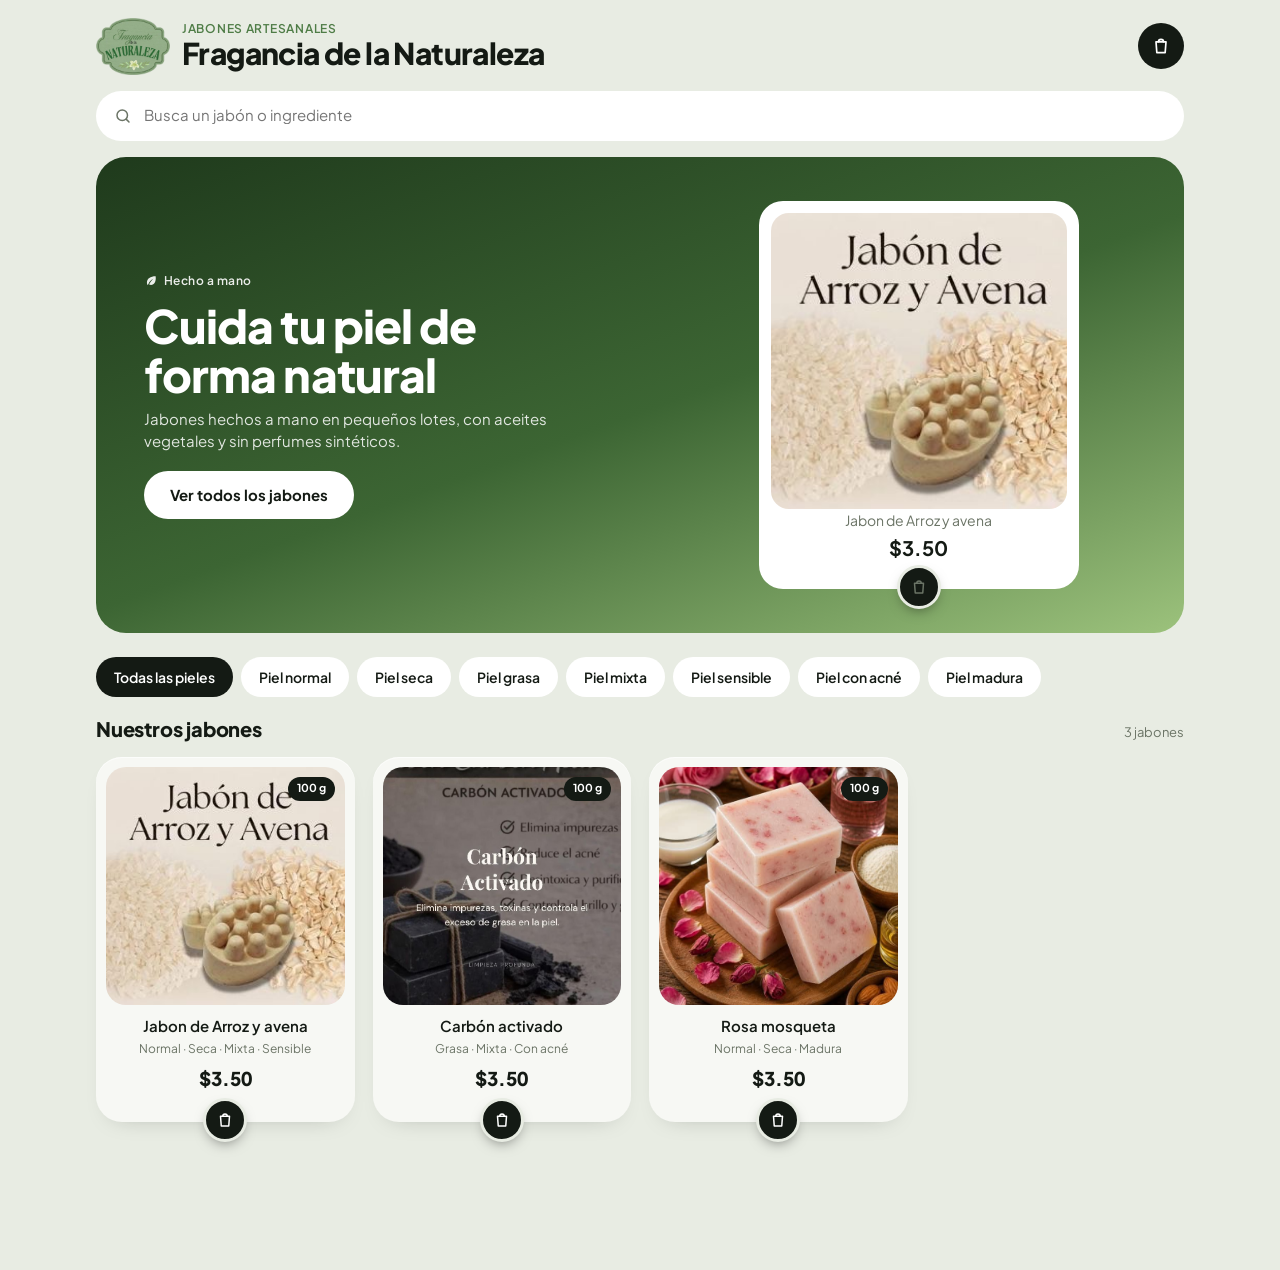
<file: index.html>
<!doctype html>
<html lang="es">
<head>
<meta charset="utf-8">
<meta name="viewport" content="width=device-width,initial-scale=1,viewport-fit=cover">
<meta name="theme-color" content="#1f3a1c">
<title>Fragancia de la Naturaleza</title>
<meta name="description" content="Catálogo de jabones artesanales. Elige tus jabones y haz tu pedido por WhatsApp.">
<link rel="icon" href="icono-192.png">
<link rel="preconnect" href="https://fonts.googleapis.com">
<link rel="preconnect" href="https://fonts.gstatic.com" crossorigin>
<link rel="stylesheet" href="https://fonts.googleapis.com/css2?family=Plus+Jakarta+Sans:wght@400;500;600;700;800&family=Young+Serif&display=swap">
<link rel="stylesheet" href="estilos.css">
<link rel="stylesheet" href="tienda.css">
</head>
<body class="tienda">
<div id="tienda"><p class="cargando">Cargando catálogo…</p></div>
<dialog id="dlg"></dialog>
<div id="toast" class="toast" hidden></div>

<script src="comun.js"></script>
<script>
let D = {config:{}, productos:[]};
let filtroPiel = '', textoBusqueda = '';
let carrito = leerLocal('jab_carrito', {});
const prod = id => D.productos.find(p => p.id === id);
const visibles = () => D.productos.filter(p => p.visible !== false);
const ICONO = {
  bolsa:'<svg viewBox="0 0 24 24" fill="none" stroke="currentColor" stroke-width="2" stroke-linecap="round" stroke-linejoin="round" aria-hidden="true"><path d="M6 7h12l-1 13H7z"/><path d="M9 7a3 3 0 0 1 6 0"/></svg>',
  buscar:'<svg viewBox="0 0 24 24" fill="none" stroke="currentColor" stroke-width="2" stroke-linecap="round" aria-hidden="true"><circle cx="11" cy="11" r="7"/><path d="M20 20l-3.5-3.5"/></svg>',
  atras:'<svg viewBox="0 0 24 24" fill="none" stroke="currentColor" stroke-width="2" stroke-linecap="round" stroke-linejoin="round" aria-hidden="true"><path d="M15 5l-7 7 7 7"/></svg>',
  hoja:'<svg viewBox="0 0 24 24" width="14" height="14" fill="currentColor" aria-hidden="true"><path d="M20 4c-9 0-15 4-15 11 0 1.6.4 3 1 4l1.4-1.4C9 13 12 10 16 8c-3 3-5.6 6-7.3 10.2C10 18.7 11 19 12 19c6 0 9-6 8-15z"/></svg>',
};

async function cargar() {
  try {
    const r = await fetch('catalogo.json?v=' + Date.now(), {cache:'no-store'});
    if (!r.ok) throw new Error(r.status);
    D = await r.json();
    MONEDA = D.config.moneda || '$';
    if (D.config.nombre) document.title = D.config.nombre;
    renderTienda();
  } catch {
    $('#tienda').innerHTML = '<div class="t-wrap"><div class="t-vacio" style="margin-top:40px"><b>No se pudo cargar el catálogo</b>Revisa tu conexión y recarga la página.</div></div>';
  }
}
const cantidadCarrito = () => itemsCarrito().reduce((s, x) => s + x.n, 0);
/* Jabón destacado del banner: el primero disponible con foto, o el primero disponible */
function destacado() {
  const disp = visibles().filter(p => !p.agotado);
  return disp.find(p => p.foto && !p.ejemplo) || disp.find(p => !p.ejemplo) || disp[0];
}
function renderTienda() {
  const c = D.config, todos = visibles(), dest = destacado();
  const usadas = Object.keys(PIELES).filter(k => todos.some(p => (p.pieles || []).includes(k)));
  const q = textoBusqueda.toLowerCase();
  const lista = todos.filter(p => (!filtroPiel || (p.pieles || []).includes(filtroPiel)) &&
    (!q || (p.nombre + ' ' + p.descripcion + ' ' + p.ingredientes).toLowerCase().includes(q)));
  const n = cantidadCarrito();
  $('#tienda').innerHTML = `
    <header class="t-wrap t-top">
      <img class="logo" src="logo.png" alt="" width="440" height="337">
      <h1><small>Jabones artesanales</small>${esc(c.nombre || 'Catálogo')}</h1>
      <button class="t-circulo" id="t-bolsa" aria-label="Ver mi pedido">${ICONO.bolsa}${n ? `<span class="t-cuenta">${n}</span>` : ''}</button>
    </header>
    <div class="t-wrap">
      <label class="t-buscar">${ICONO.buscar}<input id="buscar" type="search" placeholder="Busca un jabón o ingrediente" value="${esc(textoBusqueda)}" aria-label="Buscar"></label>
      ${dest && !q && !filtroPiel ? `<section class="t-hero">
        <div>
          <span class="etiqueta">${ICONO.hoja} Hecho a mano</span>
          <h2>Cuida tu piel de forma natural</h2>
          ${c.slogan ? `<p>${esc(c.slogan)}</p>` : ''}
          <div class="t-acciones"><a class="t-pastilla-blanca" href="#productos">Ver todos los jabones</a></div>
        </div>
        <button class="t-destacado" data-ver="${dest.id}" aria-label="Ver ${esc(dest.nombre)}">
          <div class="t-img">${fotoHTML(dest)}</div>
          <span>${esc(dest.nombre)}</span><b>${din(dest.precio)}</b>
          <span class="t-boton-redondo" aria-hidden="true">${ICONO.bolsa}</span>
        </button>
      </section>` : ''}
      ${usadas.length ? `<div class="t-chips" role="group" aria-label="Filtrar por tipo de piel">
        <button class="t-chip" data-piel="" aria-pressed="${!filtroPiel}">Todas las pieles</button>
        ${usadas.map(k => `<button class="t-chip" data-piel="${k}" aria-pressed="${filtroPiel === k}">Piel ${PIELES[k].toLowerCase()}</button>`).join('')}
      </div>` : ''}
      <div class="t-seccion-titulo" id="productos"><h3>${filtroPiel ? 'Para piel ' + PIELES[filtroPiel].toLowerCase() : q ? 'Resultados' : 'Nuestros jabones'}</h3><span>${lista.length} ${lista.length === 1 ? 'jabón' : 'jabones'}</span></div>
      <div class="t-rejilla">
        ${lista.map(tarjeta).join('') || `<div class="t-vacio">${todos.length
          ? '<b>Ningún jabón coincide</b>Prueba con otro tipo de piel o borra la búsqueda.'
          : '<b>El catálogo se está preparando</b>Muy pronto verás aquí los jabones disponibles.'}</div>`}
      </div>
    </div>
    ${barraPedido()}`;
  $$('[data-piel]').forEach(b => b.onclick = () => { filtroPiel = b.dataset.piel; renderTienda(); });
  const bus = $('#buscar');
  if (bus) bus.oninput = () => { textoBusqueda = bus.value; const pos = bus.selectionStart; renderTienda(); const nb = $('#buscar'); nb.focus(); nb.setSelectionRange(pos, pos); };
  $$('[data-ver]').forEach(b => b.onclick = () => verDetalle(b.dataset.ver));
  $$('[data-mas]').forEach(b => b.onclick = e => { e.stopPropagation(); cambiarCarrito(b.dataset.mas, 1); });
  $$('[data-menos]').forEach(b => b.onclick = e => { e.stopPropagation(); cambiarCarrito(b.dataset.menos, -1); });
  $('#t-bolsa').onclick = () => itemsCarrito().length ? verPedido() : toast('Tu pedido está vacío. Agrega un jabón.');
  const bp = $('#ver-pedido'); if (bp) bp.onclick = verPedido;
}
const pielesTexto = p => (p.pieles || []).map(k => PIELES[k] || k).join(' · ');
function selloDe(p) {
  return p.agotado ? '<span class="t-sello agotado">Agotado</span>' : p.ejemplo ? '<span class="t-sello ej">Ejemplo</span>' : p.peso ? `<span class="t-sello">${esc(p.peso)} g</span>` : '';
}
function contador(p, claro) {
  const n = carrito[p.id] || 0;
  return `<div class="t-contador${claro ? ' claro' : ''}"><button data-menos="${p.id}" aria-label="Quitar uno">−</button><span>${n}</span><button data-mas="${p.id}" aria-label="Agregar uno">+</button></div>`;
}
function tarjeta(p) {
  const n = carrito[p.id] || 0;
  return `<article class="t-card">
    <button class="t-abrir" data-ver="${p.id}" aria-label="Ver detalles de ${esc(p.nombre)}">
      <div class="t-img">${fotoHTML(p)}${selloDe(p)}</div>
      <h4>${esc(p.nombre)}</h4>
      ${p.pieles && p.pieles.length ? `<div class="t-pieles">${esc(pielesTexto(p))}</div>` : ''}
      <div class="t-precio">${din(p.precio)}</div>
    </button>
    <div class="t-pie">${p.agotado ? `<button class="t-boton-redondo" disabled aria-label="Agotado">${ICONO.bolsa}</button>`
      : n ? contador(p) : `<button class="t-boton-redondo" data-mas="${p.id}" aria-label="Agregar ${esc(p.nombre)} al pedido">${ICONO.bolsa}</button>`}</div>
  </article>`;
}
function itemsCarrito() {
  return Object.entries(carrito).map(([id, n]) => ({p: prod(id), n})).filter(x => x.p && x.n > 0 && !x.p.agotado && x.p.visible !== false);
}
function barraPedido() {
  const it = itemsCarrito(); if (!it.length) return '';
  const cant = it.reduce((s, x) => s + x.n, 0), tot = it.reduce((s, x) => s + x.n * x.p.precio, 0);
  return `<div class="t-barra"><button id="ver-pedido">${ICONO.bolsa.replace('<svg', '<svg width="20" height="20"')} Ver mi pedido · ${cant} <span class="t-total">${din(tot)}</span></button></div>`;
}
function cambiarCarrito(id, d) {
  carrito[id] = Math.max(0, (carrito[id] || 0) + d);
  if (!carrito[id]) delete carrito[id];
  guardarLocal('jab_carrito', carrito);
  const y = scrollY; renderTienda(); scrollTo(0, y);
  const dlg = $('#dlg');
  if (dlg.open && $('#dlg [data-pedido]')) verPedido();
  else if (dlg.open && $('#dlg [data-detalle]')) verDetalle(id);
}
function verDetalle(id) {
  const p = prod(id); if (!p) return;
  const n = carrito[p.id] || 0;
  const bloque = (t, v) => v ? `<details><summary>${t}</summary><p>${esc(v)}</p></details>` : '';
  abrir(`<div class="t-det" data-detalle>
    <div class="t-det-foto"><div class="t-img">${fotoHTML(p)}</div>
      <button class="t-circulo claro" data-cerrar aria-label="Volver">${ICONO.atras}</button></div>
    <div class="t-hoja">
      <h2>${esc(p.nombre)}</h2>
      ${(p.pieles || []).length ? `<div class="t-tags">${p.pieles.map(k => `<span>Piel ${esc((PIELES[k] || k).toLowerCase())}</span>`).join('')}</div>` : ''}
      ${p.descripcion ? `<p>${esc(p.descripcion)}</p>` : ''}
      ${bloque('Ingredientes', p.ingredientes)}${bloque('Cómo usarlo', p.uso)}
      <div class="t-fila-precio"><div><b>${din(p.precio)}</b>${p.peso ? `<small>${esc(p.peso)} g</small>` : ''}</div>
        ${!p.agotado && n ? contador(p, true) : ''}</div>
      ${p.agotado ? '<button class="t-boton-negro" disabled>Agotado por ahora</button>'
        : n ? `<button class="t-boton-negro" id="det-ver">Ver mi pedido · ${din(itemsCarrito().reduce((s, x) => s + x.n * x.p.precio, 0))}</button>`
        : `<button class="t-boton-negro" id="det-add">${ICONO.bolsa.replace('<svg', '<svg width="20" height="20"')} Agregar · ${din(p.precio)}</button>`}
    </div></div>`, d => {
    const b = $('#det-add', d); if (b) b.onclick = () => { cambiarCarrito(p.id, 1); toast(p.nombre + ' agregado'); };
    const v = $('#det-ver', d); if (v) v.onclick = verPedido;
    $$('[data-mas]', d).forEach(x => x.onclick = () => cambiarCarrito(x.dataset.mas, 1));
    $$('[data-menos]', d).forEach(x => x.onclick = () => cambiarCarrito(x.dataset.menos, -1));
  });
}
function mensajePedido(nombre, nota) {
  const it = itemsCarrito(), tot = it.reduce((s, x) => s + x.n * x.p.precio, 0);
  return [D.config.intro || 'Hola, quiero hacer este pedido:', '',
    ...it.map(x => `• ${x.n} × ${x.p.nombre} — ${din(x.n * x.p.precio)}`), '',
    `Total: ${din(tot)}`,
    nombre ? `Nombre: ${nombre}` : '', nota ? `Nota: ${nota}` : ''].filter((l, i, a) => l || a[i - 1]).join('\n').trim();
}
function verPedido() {
  const it = itemsCarrito();
  if (!it.length) { $('#dlg').close(); return; }
  const tot = it.reduce((s, x) => s + x.n * x.p.precio, 0);
  const num = (D.config.whatsapp || '').replace(/\D/g, '');
  const prev = {nombre: leerLocal('jab_nombre', ''), nota: $('#ped-nota')?.value || ''};
  abrir(`<div class="t-det" data-pedido>
    <div class="t-ped-cab"><button class="t-circulo claro" data-cerrar aria-label="Volver">${ICONO.atras}</button><h2>Tu pedido</h2></div>
    <div class="t-hoja" style="margin-top:16px">
      <div>${it.map(x => `<div class="t-linea"><div class="t-img">${fotoHTML(x.p)}</div>
        <div><b>${esc(x.p.nombre)}</b><small>${din(x.p.precio)} c/u</small></div>
        ${contador(x.p, true)}</div>`).join('')}</div>
      <div class="t-total-ped"><span>Total</span><b>${din(tot)}</b></div>
      <label class="t-campo">Tu nombre<input id="ped-nombre" autocomplete="name" value="${esc(prev.nombre)}" placeholder="Para saber quién pide"></label>
      <label class="t-campo">Nota (opcional)<input id="ped-nota" value="${esc(prev.nota)}" placeholder="Entrega, dirección, horario…"></label>
      ${num ? `<a class="t-boton-negro" id="ped-wa" target="_blank" rel="noopener" href="#">Enviar pedido por WhatsApp</a>
        <p style="font-size:13px;text-align:center">Se abre WhatsApp con el número <b>+${esc(num)}</b>. Solo tienes que enviarlo.</p>`
        : '<p>El número de WhatsApp aún no está configurado.</p>'}
      <button class="t-boton-borde" id="ped-copiar">Copiar pedido</button>
    </div></div>`, d => {
    const actual = () => mensajePedido($('#ped-nombre', d).value.trim(), $('#ped-nota', d).value.trim());
    const wa = $('#ped-wa', d);
    const act = () => { if (wa) wa.href = `https://wa.me/${num}?text=${encodeURIComponent(actual())}`; guardarLocal('jab_nombre', $('#ped-nombre', d).value); };
    $('#ped-nombre', d).oninput = act; $('#ped-nota', d).oninput = act; act();
    $$('[data-mas]', d).forEach(b => b.onclick = () => cambiarCarrito(b.dataset.mas, 1));
    $$('[data-menos]', d).forEach(b => b.onclick = () => cambiarCarrito(b.dataset.menos, -1));
    $('#ped-copiar', d).onclick = () => copiarTexto(actual(), 'Pedido copiado');
  });
}
cargar();
</script>
</body>
</html>
</file>
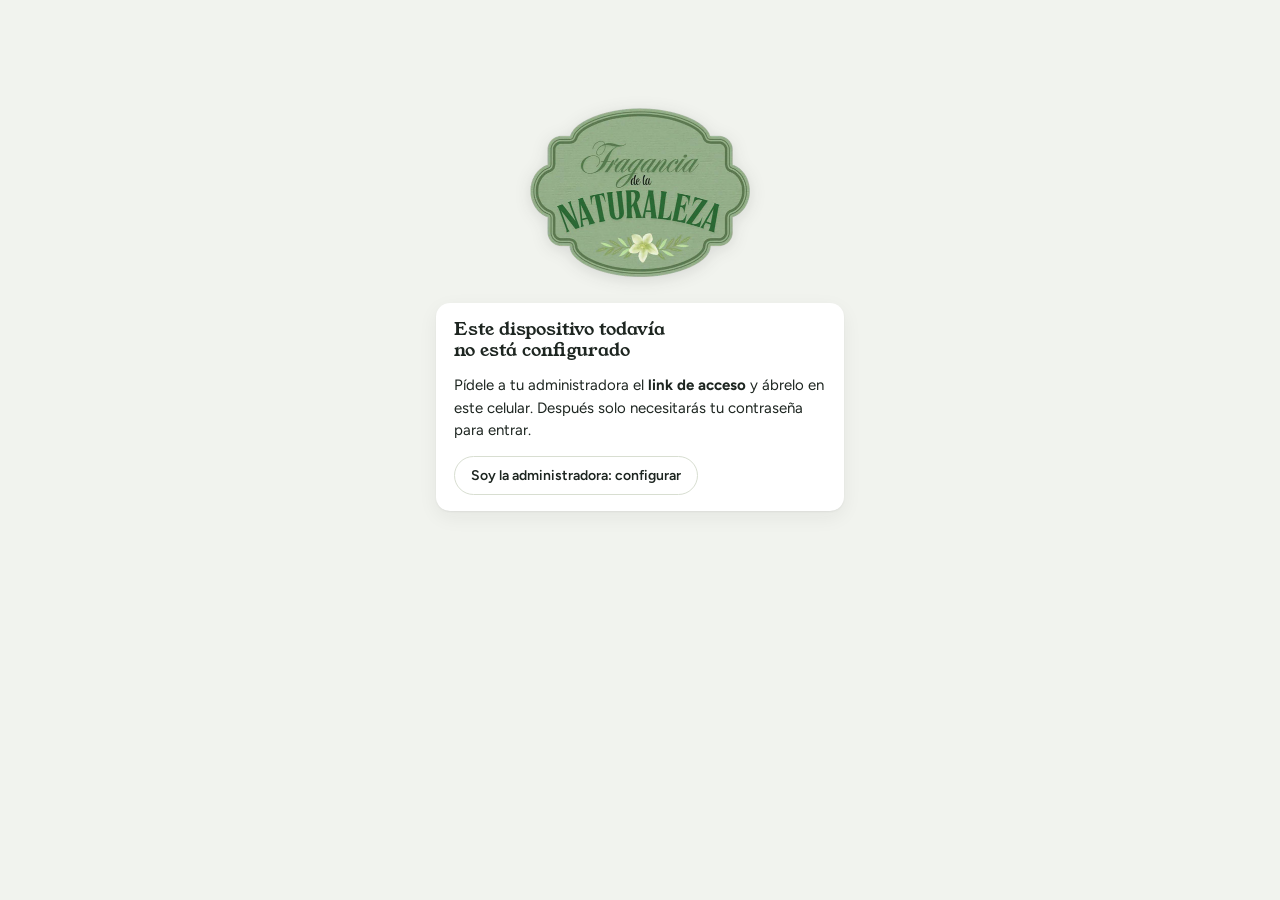
<file: admin.html>
<!doctype html>
<html lang="es">
<head>
<meta charset="utf-8">
<meta name="viewport" content="width=device-width,initial-scale=1,viewport-fit=cover">
<meta name="robots" content="noindex">
<meta name="theme-color" content="#3d6a4b">
<title>Fragancia de la Naturaleza</title>
<link rel="manifest" href="manifest.webmanifest">
<link rel="icon" href="icono-192.png">
<link rel="preconnect" href="https://fonts.googleapis.com">
<link rel="preconnect" href="https://fonts.gstatic.com" crossorigin>
<link rel="stylesheet" href="https://fonts.googleapis.com/css2?family=Young+Serif&family=Figtree:wght@400;500;600;700&display=swap">
<link rel="stylesheet" href="estilos.css">
</head>
<body>
<div id="admin"><p class="cargando">Cargando…</p></div>
<dialog id="dlg"></dialog>
<div id="toast" class="toast" hidden></div>

<script src="comun.js"></script>
<script>
/* ======================= Conexión con GitHub ======================= */
const ESTADOS = {pendiente:['Pendiente','e-warn'], pagada:['Pagada','e-ok'], entregada:['Entregada','e-ok'], cancelada:['Cancelada','e-bad']};
const PAGOS = ['Efectivo','Transferencia','Tarjeta','Otro'];
const UNIDADES = {g:['g',1,'g'], kg:['kg',1000,'g'], ml:['ml',1,'ml'], L:['L',1000,'ml'], oz:['oz',28.35,'g'], u:['unidad',1,'u']};
const VACIO_DATOS = () => ({ventas:[], produccion:[], compras:[]});

/* Acceso con contraseña. La conexión (usuario, repositorios y clave de GitHub) se guarda cifrada en el navegador
   con una llave aleatoria; esa llave se guarda envuelta una vez por cada contraseña (administradora y dueña). */
let ACCESO = leerLocal('jab_acceso', null);   // {datos:{iv,data}, llaves:{admin:{salt,iv,data}, duena:{salt,iv,data}}}
let LLAVE = null, CFG = null, ROL = null;      // solo en memoria mientras la sesión está abierta
const ROLES = {admin:'Administradora', duena:'Dueña'};
const enc = new TextEncoder(), dec = new TextDecoder();
const aB64u8 = u8 => { let s = ''; for (let i = 0; i < u8.length; i += 0x8000) s += String.fromCharCode.apply(null, u8.subarray(i, i + 0x8000)); return btoa(s); };
const deB64u8 = s => Uint8Array.from(atob(s), c => c.charCodeAt(0));
const azar = n => crypto.getRandomValues(new Uint8Array(n));
async function claveDe(pass, salt) {
  const base = await crypto.subtle.importKey('raw', enc.encode(pass), 'PBKDF2', false, ['deriveKey']);
  return crypto.subtle.deriveKey({name:'PBKDF2', salt, iterations:250000, hash:'SHA-256'}, base, {name:'AES-GCM', length:256}, false, ['encrypt', 'decrypt']);
}
const importarLlave = raw => crypto.subtle.importKey('raw', raw, 'AES-GCM', false, ['encrypt', 'decrypt']);
async function aesCifrar(key, bytes) { const iv = azar(12); return {iv:aB64u8(iv), data:aB64u8(new Uint8Array(await crypto.subtle.encrypt({name:'AES-GCM', iv}, key, bytes)))}; }
async function aesDescifrar(key, b) { return new Uint8Array(await crypto.subtle.decrypt({name:'AES-GCM', iv:deB64u8(b.iv)}, key, deB64u8(b.data))); }
async function envolverLlave(pass) { const salt = azar(16); return {salt:aB64u8(salt), ...(await aesCifrar(await claveDe(pass, salt), LLAVE))}; }
async function desenvolverLlave(pass, w) { try { return await aesDescifrar(await claveDe(pass, deB64u8(w.salt)), w); } catch { return null; } }
async function guardarAcceso() {
  ACCESO.datos = await aesCifrar(await importarLlave(LLAVE), enc.encode(JSON.stringify(CFG)));
  guardarLocal('jab_acceso', ACCESO); borrarLocal('jab_github');
}
async function entrar(pass) {
  for (const rol of ['admin', 'duena']) {
    const w = ACCESO.llaves[rol]; if (!w) continue;
    const raw = await desenvolverLlave(pass, w);
    if (raw) { LLAVE = raw; CFG = JSON.parse(dec.decode(await aesDescifrar(await importarLlave(raw), ACCESO.datos))); ROL = rol; return true; }
  }
  return false;
}
/* ======================= Entrar con huella =======================
   El celular guarda una llave de acceso (passkey) protegida por la huella. Al usarla entrega un secreto (extensión PRF)
   con el que se cifra la llave del panel en este dispositivo, junto con el rol (administradora o dueña). */
const huellaGuardada = () => leerLocal('jab_huella', null);
async function huellaDisponible() {
  try { return !!(window.PublicKeyCredential && await PublicKeyCredential.isUserVerifyingPlatformAuthenticatorAvailable()); } catch { return false; }
}
const salidaPRF = c => { const r = c.getClientExtensionResults(); return r && r.prf && r.prf.results && r.prf.results.first; };
async function activarHuella() {
  const sal = azar(32), nombre = (D.config && D.config.nombre) || 'Panel';
  const cred = await navigator.credentials.create({publicKey:{
    challenge:azar(32), rp:{name:nombre, id:location.hostname},
    user:{id:azar(16), name:nombre + ' · ' + (ROLES[ROL] || ''), displayName:nombre + ' · ' + (ROLES[ROL] || '')},
    pubKeyCredParams:[{type:'public-key', alg:-7}, {type:'public-key', alg:-257}],
    authenticatorSelection:{authenticatorAttachment:'platform', userVerification:'required', residentKey:'preferred'},
    timeout:60000, extensions:{prf:{eval:{first:sal}}},
  }});
  const ext = cred.getClientExtensionResults();
  if (!ext.prf || ext.prf.enabled === false) throw new Error('sin_prf');
  let salida = salidaPRF(cred);
  if (!salida) {   // algunos celulares solo entregan el secreto al usar la llave, no al crearla
    const a = await navigator.credentials.get({publicKey:{challenge:azar(32), allowCredentials:[{type:'public-key', id:cred.rawId}], userVerification:'required', timeout:60000, extensions:{prf:{eval:{first:sal}}}}});
    salida = salidaPRF(a);
  }
  if (!salida) throw new Error('sin_prf');
  const envuelta = await aesCifrar(await importarLlave(new Uint8Array(salida)), LLAVE);
  guardarLocal('jab_huella', {id:aB64u8(new Uint8Array(cred.rawId)), sal:aB64u8(sal), rol:ROL, ...envuelta});
}
async function entrarConHuella() {
  const hu = huellaGuardada(); if (!hu) return false;
  const a = await navigator.credentials.get({publicKey:{challenge:azar(32), allowCredentials:[{type:'public-key', id:deB64u8(hu.id)}], userVerification:'required', timeout:60000, extensions:{prf:{eval:{first:deB64u8(hu.sal)}}}}});
  const salida = salidaPRF(a); if (!salida) throw new Error('sin_prf');
  const raw = await aesDescifrar(await importarLlave(new Uint8Array(salida)), hu);
  LLAVE = raw; CFG = JSON.parse(dec.decode(await aesDescifrar(await importarLlave(raw), ACCESO.datos))); ROL = hu.rol || 'duena';
  return true;
}
function errorHuella(e) {
  if (e && e.name === 'NotAllowedError') return 'Se canceló o no se reconoció la huella.';
  if (e && e.message === 'sin_prf') return 'Este celular o navegador no permite entrar con huella. Actualiza Chrome o sigue usando la contraseña.';
  if (e && e.name === 'OperationError') return 'No se pudo abrir con la huella. Entra con tu contraseña y vuelve a activarla en Ajustes.';
  return 'No se pudo usar la huella' + (e && e.message ? ': ' + e.message : '.');
}
function salir() { LLAVE = CFG = ROL = null; D = catalogoVacio(); DATOS = VACIO_DATOS(); COLA = []; inicio(); }
const catalogoVacio = () => ({config:{nombre:'Jabones Artesanales', slogan:'', whatsapp:'', moneda:'$', intro:'Hola, quiero hacer este pedido:'}, productos:[]});
/* Copia de trabajo en el celular: catálogo, datos, cambios pendientes de subir (COLA) y fotos guardadas */
let D = catalogoVacio(), DATOS = VACIO_DATOS(), COLA = [], FOTOS = {}, ultimaSinc = null;
let tab = leerLocal('jab_tab', 'resumen'), mesSel = hoy().slice(0, 7);

function aB64(txt) {
  const b = new TextEncoder().encode(txt); let s = '';
  for (let i = 0; i < b.length; i += 0x8000) s += String.fromCharCode.apply(null, b.subarray(i, i + 0x8000));
  return btoa(s);
}
function deB64(b64) {
  const s = atob(b64.replace(/\s/g, '')), b = new Uint8Array(s.length);
  for (let i = 0; i < s.length; i++) b[i] = s.charCodeAt(i);
  return new TextDecoder().decode(b);
}
async function gh(ruta, opts = {}, cfg = CFG) {
  const r = await fetch('https://api.github.com' + ruta, {...opts, headers:{
    Accept:'application/vnd.github+json', Authorization:'Bearer ' + cfg.token, 'X-GitHub-Api-Version':'2022-11-28', ...(opts.headers || {})}});
  if (!r.ok) {
    const e = new Error('GitHub ' + r.status); e.status = r.status;
    try { e.detalle = (await r.json()).message; } catch {}
    throw e;
  }
  return r.status === 204 ? null : r.json();
}
const rutaArchivo = (repo, ruta, cfg = CFG) => `/repos/${encodeURIComponent(cfg.owner)}/${encodeURIComponent(repo)}/contents/${ruta.split('/').map(encodeURIComponent).join('/')}`;
async function leerArchivo(repo, ruta) {
  try {
    const r = await gh(rutaArchivo(repo, ruta) + '?ref=' + encodeURIComponent(CFG.rama));
    let txt;
    if (r.encoding === 'base64') txt = deB64(r.content || '');
    else { // archivos de más de 1 MB llegan sin contenido: se piden en crudo
      const raw = await fetch('https://api.github.com' + rutaArchivo(repo, ruta) + '?ref=' + encodeURIComponent(CFG.rama),
        {headers:{Accept:'application/vnd.github.raw+json', Authorization:'Bearer ' + CFG.token}});
      txt = await raw.text();
    }
    return {txt, sha:r.sha};
  } catch (e) { if (e.status === 404) return {txt:null, sha:null}; throw e; }
}
async function escribirArchivo(repo, ruta, contenidoB64, sha, mensaje) {
  const r = await gh(rutaArchivo(repo, ruta), {method:'PUT', body:JSON.stringify({message:mensaje, content:contenidoB64, branch:CFG.rama, ...(sha ? {sha} : {})})});
  return r.content.sha;
}
async function borrarArchivo(repo, ruta, mensaje) {
  try {
    const r = await gh(rutaArchivo(repo, ruta) + '?ref=' + encodeURIComponent(CFG.rama));
    await gh(rutaArchivo(repo, ruta), {method:'DELETE', body:JSON.stringify({message:mensaje, sha:r.sha, branch:CFG.rama})});
  } catch {}
}
function errorGitHub(e) {
  if (!navigator.onLine) return 'No hay conexión a internet.';
  if (ROL !== 'admin' && [401, 403, 404].includes(e.status)) return `No se pudo conectar con el almacenamiento (código ${e.status}). Avisa a tu administradora.`;
  if (e.status === 401) return 'La clave de GitHub no es válida o ya venció. Crea una nueva en Ajustes.';
  if (e.status === 403) return 'La clave no tiene permiso para escribir en el repositorio (o GitHub limitó las solicitudes). Revisa los permisos de la clave.';
  if (e.status === 404) return 'No se encontró el repositorio. Revisa el usuario y los nombres en Ajustes, y que la clave tenga acceso a ambos.';
  if (e.status === 409) return 'Los datos cambiaron desde otro dispositivo. Toca Actualizar y repite el cambio.';
  return 'No se pudo guardar: el almacenamiento respondió con un error' + (e.detalle ? ': ' + e.detalle : '.') ;
}
/* El catálogo vive en la misma dirección que este panel (sea github.io o el dominio propio) */
const linkTienda = () => location.origin + location.pathname.replace(/admin(\.html)?$/, '');
/* Foto: la recién tomada (aún sin subir), la guardada en el celular o la publicada */
function fotoSrc(p) {
  if (p.fotoNueva) return p.fotoNueva;
  if (!p.foto) return '';
  return FOTOS[p.foto] || p.foto;
}

/* ======================= Memoria del celular (IndexedDB) ======================= */
const idb = (() => {
  let abierta;
  const abrir = () => abierta ||= new Promise((ok, mal) => {
    const r = indexedDB.open('jabones', 1);
    r.onupgradeneeded = () => r.result.createObjectStore('kv');
    r.onsuccess = () => ok(r.result); r.onerror = () => mal(r.error);
  });
  const op = async (modo, fn) => {
    const db = await abrir();
    return new Promise((ok, mal) => { const t = db.transaction('kv', modo), req = fn(t.objectStore('kv')); t.oncomplete = () => ok(req.result); t.onerror = () => mal(t.error); });
  };
  return {get:k => op('readonly', s => s.get(k)), set:(k, v) => op('readwrite', s => s.put(v, k)), del:k => op('readwrite', s => s.delete(k))};
})();
const persistir = () => idb.set('estado', {catalogo:D, datos:DATOS, cola:COLA, fotos:FOTOS, ultimaSinc}).catch(() => toast('No se pudo guardar en la memoria del celular.'));
async function cargarLocal() {
  try { const e = await idb.get('estado'); if (!e) return false;
    D = e.catalogo; DATOS = {...VACIO_DATOS(), ...e.datos}; COLA = e.cola || []; FOTOS = e.fotos || {}; ultimaSinc = e.ultimaSinc || null; MONEDA = D.config.moneda || '$'; return true;
  } catch { return false; }
}

/* ======================= Cambios: se aplican al momento y se suben después ======================= */
function aplicarOp(cat, dat, op) {
  if (op.t === 'prod') { const i = cat.productos.findIndex(x => x.id === op.p.id); if (i >= 0) cat.productos[i] = structuredClone(op.p); else cat.productos.push(structuredClone(op.p)); }
  else if (op.t === 'prodBorrar') cat.productos = cat.productos.filter(x => x.id !== op.id);
  else if (op.t === 'config') cat.config = {...op.config};
  else if (op.t === 'reg') { const l = dat[op.col]; const i = l.findIndex(x => x.id === op.obj.id); if (i >= 0) l[i] = op.obj; else l.push(op.obj); }
  else if (op.t === 'regBorrar') dat[op.col] = dat[op.col].filter(x => x.id !== op.id);
}
const esCatalogo = op => op.t === 'prod' || op.t === 'prodBorrar' || op.t === 'config';
async function cambiar(op, aviso) {
  aplicarOp(D, DATOS, op); COLA.push(op); MONEDA = D.config.moneda || '$';
  await persistir();
  if (aviso) toast(aviso + (navigator.onLine ? '' : ' en el celular. Se subirá cuando haya internet.'));
  esCatalogo(op) ? renderAdmin() : renderSeccion();
  programarSinc();
  return true;
}
const guardarReg = (col, obj, msg) => cambiar({t:'reg', col, obj, msg});
const borrarReg = (col, id, msg) => cambiar({t:'regBorrar', col, id, msg}, 'Registro eliminado');

/* ======================= Sincronización con la nube ======================= */
let sincronizando = false, otraVez = false, errorSinc = '', temporizador = null;
function programarSinc(ms = 2500) { clearTimeout(temporizador); temporizador = setTimeout(() => sincronizar(), ms); }
function pintarEstadoSinc() {
  const el = $('#sinc'); if (!el) return;
  const n = COLA.length, hora = ultimaSinc ? new Date(ultimaSinc).toLocaleTimeString('es', {hour:'2-digit', minute:'2-digit'}) : '';
  el.className = 'sinc' + ((!navigator.onLine || errorSinc) && n ? ' sinc-alerta' : '');
  el.textContent = sincronizando ? 'Sincronizando…'
    : !navigator.onLine ? (n ? `Sin internet · ${n} ${n === 1 ? 'cambio guardado' : 'cambios guardados'} en el celular` : 'Sin internet')
    : errorSinc ? `No se pudo sincronizar${n ? ` · ${n} pendiente${n === 1 ? '' : 's'}` : ''}`
    : n ? `${n} ${n === 1 ? 'cambio' : 'cambios'} por subir`
    : hora ? 'Sincronizado ' + hora : '';
  el.title = errorSinc;
}
function mensajeCommit(ops) {
  if (!ops.length) return 'Crear archivo de datos';
  return ops.length === 1 && ops[0].msg ? ops[0].msg : `${ops.length} cambios desde la app`;
}
async function sincronizar(manual) {
  if (!CFG) return;
  if (sincronizando) { otraVez = true; return; }
  if (!navigator.onLine) { pintarEstadoSinc(); if (manual) toast('Sin internet. Tus cambios están guardados en el celular.'); return; }
  sincronizando = true; pintarEstadoSinc();
  try {
    // 1. Fotos nuevas: se suben primero y el cambio pendiente queda apuntando al archivo
    for (const op of COLA) if (op.t === 'prod' && op.p.fotoNueva) {
      const ruta = `fotos/${op.p.id}-${Date.now().toString(36)}.jpg`;
      await escribirArchivo(CFG.pub, ruta, op.p.fotoNueva.split(',')[1], null, 'Foto de ' + op.p.nombre);
      FOTOS[ruta] = op.p.fotoNueva; op.p.foto = ruta; delete op.p.fotoNueva;
      for (const p of D.productos) if (p.id === op.p.id && p.fotoNueva) { p.foto = ruta; delete p.fotoNueva; }
      await persistir();
    }
    // 2. Se baja lo que hay en la nube, se le aplican los cambios del celular y se sube (reintenta si otro dispositivo guardó a la vez)
    for (let intento = 0; intento < 3; intento++) {
      const [rc, rd] = await Promise.all([leerArchivo(CFG.pub, 'catalogo.json'), leerArchivo(CFG.priv, 'datos.json')]);
      const catNube = rc.txt ? JSON.parse(rc.txt) : catalogoVacio();
      const datNube = rd.txt ? {...VACIO_DATOS(), ...JSON.parse(rd.txt)} : VACIO_DATOS();
      const n = COLA.length, ops = COLA.slice(0, n);
      const cat = structuredClone(catNube), dat = structuredClone(datNube);
      ops.forEach(op => aplicarOp(cat, dat, op));
      const opsCat = ops.filter(esCatalogo), opsDat = ops.filter(o => !esCatalogo(o));
      try {
        // solo se sube un archivo si su contenido realmente cambió
        const txtCat = JSON.stringify(cat, null, 2) + '\n', txtDat = JSON.stringify(dat) + '\n';
        if (txtCat !== rc.txt && (opsCat.length || !rc.txt)) await escribirArchivo(CFG.pub, 'catalogo.json', aB64(txtCat), rc.sha, mensajeCommit(opsCat));
        if (txtDat !== rd.txt && (opsDat.length || !rd.txt)) await escribirArchivo(CFG.priv, 'datos.json', aB64(txtDat), rd.sha, mensajeCommit(opsDat));
      } catch (e) { if (e.status === 409 || e.status === 422) continue; throw e; }
      // Fotos que ya no usa ningún jabón: se borran de la nube
      if (opsCat.length) {
        const sobran = new Set(catNube.productos.map(p => p.foto).filter(f => f && f.startsWith('fotos/')));
        cat.productos.forEach(p => sobran.delete(p.foto));
        sobran.forEach(f => { delete FOTOS[f]; borrarArchivo(CFG.pub, f, 'Borrar foto sin usar'); });
      }
      COLA = COLA.slice(n);
      D = cat; DATOS = dat; COLA.forEach(op => aplicarOp(D, DATOS, op));
      MONEDA = D.config.moneda || '$';
      ultimaSinc = new Date().toISOString(); errorSinc = '';
      await persistir();
      if (!$('#dlg').open) renderAdmin(); else pendienteRender = true;
      if (manual) toast('Todo sincronizado');
      return;
    }
    throw Object.assign(new Error('conflicto'), {status:409});
  } catch (e) {
    errorSinc = errorGitHub(e);
    if (manual || [401, 403, 404].includes(e.status)) toast(errorSinc);
  } finally {
    sincronizando = false; pintarEstadoSinc();
    if (otraVez) { otraVez = false; programarSinc(500); }
  }
}
let pendienteRender = false;
document.addEventListener('DOMContentLoaded', () => $('#dlg').addEventListener('close', () => { if (pendienteRender) { pendienteRender = false; renderAdmin(); } }));
window.addEventListener('online', () => { pintarEstadoSinc(); sincronizar(); });
window.addEventListener('offline', pintarEstadoSinc);
document.addEventListener('visibilitychange', () => { if (document.visibilityState === 'visible' && CFG) sincronizar(); });

/* Al entrar: se abre lo guardado en el celular y se sincroniza en segundo plano */
async function cargarTodo() {
  $('#admin').innerHTML = '<p class="cargando">Abriendo…</p>';
  if (await cargarLocal()) { renderAdmin(); sincronizar(); return; }
  if (!navigator.onLine) {
    $('#admin').innerHTML = `<div class="wrap"><div class="vacio" style="margin-top:40px"><h3>Se necesita internet la primera vez</h3><p>Conéctate una vez para descargar tus datos. Después la app funciona sin internet.</p>
      <button class="btn pri" id="reint">Reintentar</button></div></div>`;
    $('#reint').onclick = cargarTodo; return;
  }
  $('#admin').innerHTML = '<p class="cargando">Descargando tus datos…</p>';
  await sincronizar();
  if (errorSinc) {
    $('#admin').innerHTML = `<div class="wrap"><div class="vacio" style="margin-top:40px"><h3>No se pudieron descargar los datos</h3><p>${esc(errorSinc)}</p>
      <div style="display:flex;gap:8px;justify-content:center;flex-wrap:wrap"><button class="btn pri" id="reint">Reintentar</button>${ROL === 'admin' ? '<button class="btn" id="a-cfg">Revisar la conexión</button>' : ''}<button class="btn" id="a-salir">Salir</button></div></div></div>`;
    $('#reint').onclick = cargarTodo;
    $('#a-salir').onclick = salir;
    const a = $('#a-cfg'); if (a) a.onclick = () => pantallaConexion();
  }
}
/* ======================= Entrada y configuración ======================= */
function inicio() {
  if (ACCESO && ACCESO.llaves) return pantallaEntrar();
  pantallaSinConfigurar();
}
async function nombreNegocio() {
  try { const r = await fetch('catalogo.json?v=' + Date.now(), {cache:'no-store'}); const c = await r.json(); MONEDA = c.config.moneda || '$'; return c.config.nombre || ''; } catch { return ''; }
}
function marcoAcceso(titulo, cuerpo) {
  return `<main class="wrap seccion" style="max-width:440px;padding-top:12vh">
    <div class="marca-logo"><img class="logo" src="logo.png" alt="" width="440" height="337"><h1 class="oculto" id="m-nombre">Panel</h1></div>
    <section class="panel" style="display:flex;flex-direction:column;gap:14px"><h3 style="margin:0">${titulo}</h3>${cuerpo}</section></main>`;
}
async function pintarNombre() { const n = await nombreNegocio(); if (n && $('#m-nombre')) { $('#m-nombre').textContent = n; document.title = 'Panel · ' + n; } }
function pantallaEntrar(aviso = '') {
  setTimeout(() => { const m = $('#e-msg'); if (m && aviso) m.textContent = aviso; }, 0);
  const conHuella = !!huellaGuardada();
  $('#admin').innerHTML = marcoAcceso('Entrar al panel', `
    ${conHuella ? '<button type="button" class="btn pri" id="e-huella" style="min-height:52px;font-size:16px">👆 Entrar con huella</button><p class="ayuda" style="margin:0;text-align:center">o con tu contraseña:</p>' : ''}
    <form id="f-ent" style="display:flex;flex-direction:column;gap:14px">
      <label class="campo"><span>Contraseña</span><input id="e-pass" type="password" required autocomplete="current-password" ${conHuella ? '' : 'autofocus'}></label>
      <button class="btn pri">Entrar</button>
      <p class="ayuda" id="e-msg" aria-live="polite" style="margin:0"></p>
    </form>
    <p class="ayuda" style="margin:0">¿Olvidaste la contraseña? Pídele a tu administradora que la cambie.</p>`);
  pintarNombre();
  $('#f-ent').onsubmit = async e => {
    e.preventDefault();
    const msg = $('#e-msg'), b = $('#f-ent button'); msg.textContent = 'Revisando…'; b.disabled = true;
    if (await entrar($('#e-pass').value)) { cargarTodo(); return; }
    b.disabled = false; msg.textContent = 'Contraseña incorrecta.'; $('#e-pass').select();
  };
  if (conHuella) {
    const usar = async () => {
      const msg = $('#e-msg'); msg.textContent = 'Pon tu dedo en el sensor…';
      try { if (await entrarConHuella()) cargarTodo(); } catch (e) { msg.textContent = errorHuella(e); }
    };
    $('#e-huella').onclick = usar;
    setTimeout(usar, 400);   // se ofrece sola al abrir; si se cancela, queda el botón
  }
}
function pantallaSinConfigurar() {
  $('#admin').innerHTML = marcoAcceso('Este dispositivo todavía no está configurado', `
    <p style="margin:0">Pídele a tu administradora el <b>link de acceso</b> y ábrelo en este celular. Después solo necesitarás tu contraseña para entrar.</p>
    <button class="btn" id="s-conf" style="align-self:flex-start">Soy la administradora: configurar</button>`);
  pintarNombre();
  $('#s-conf').onclick = () => pantallaConexion();
}
/* Solo la administradora: conexión con GitHub y contraseñas */
function pantallaConexion() {
  const previo = leerLocal('jab_github', null);   // versión anterior del panel, sin contraseña
  const editando = ROL === 'admin';
  const c = CFG || previo || {owner:'emprende-shop', pub:'fragancia-naturaleza', priv:'fragancia-naturaleza-datos', rama:'main', token:''};
  const opcional = editando ? ' (déjala vacía para no cambiarla)' : '';
  $('#admin').innerHTML = `<main class="wrap seccion" style="max-width:680px">
    <div class="sec-cab"><h2>Conexión y contraseñas</h2><button class="btn" id="c-volver">${editando ? 'Volver' : 'Cancelar'}</button></div>
    <p class="muted" style="margin:0">Solo la administradora ve esta pantalla. Los datos de GitHub se guardan cifrados en este navegador; la dueña entra solo con su contraseña y nunca los ve.</p>
    ${previo && !editando ? '<div class="aviso">Ahora el panel usa contraseñas. Crea la tuya y la de la dueña para seguir.</div>' : ''}
    <form class="panel" id="f-con" style="display:flex;flex-direction:column;gap:14px">
      <h3 style="margin:0">Conexión con GitHub</h3>
      <label class="campo"><span>Usuario u organización de GitHub</span><input id="c-owner" required autocomplete="off" value="${esc(c.owner)}" placeholder="mi-usuario"></label>
      <div class="fila">
        <label class="campo"><span>Repositorio público (la página)</span><input id="c-pub" required value="${esc(c.pub)}"></label>
        <label class="campo"><span>Repositorio privado (los datos)</span><input id="c-priv" required value="${esc(c.priv)}"></label>
        <label class="campo"><span>Rama</span><input id="c-rama" required value="${esc(c.rama)}"></label></div>
      <label class="campo"><span>Clave de acceso (token)</span><input id="c-token" type="password" required autocomplete="off" value="${esc(c.token)}" placeholder="github_pat_…">
        <span class="ayuda">Un token "fine-grained" con acceso solo a esos dos repositorios y permiso <b>Contents: Read and write</b>.</span></label>
      <h3 style="margin:6px 0 0">Contraseñas del panel</h3>
      <div class="fila">
        <label class="campo"><span>Contraseña de administradora${opcional}</span><input id="c-pa" type="password" autocomplete="new-password" ${editando ? '' : 'required'}></label>
        <label class="campo"><span>Repítela</span><input id="c-pa2" type="password" autocomplete="new-password"></label></div>
      <div class="fila">
        <label class="campo"><span>Contraseña de la dueña${opcional}</span><input id="c-pd" type="password" autocomplete="new-password" ${editando ? '' : 'required'}></label>
        <label class="campo"><span>Repítela</span><input id="c-pd2" type="password" autocomplete="new-password"></label></div>
      <span class="ayuda">Mínimo 8 caracteres. Deben ser distintas: la contraseña decide si se entra como administradora o como dueña.</span>
      <div style="display:flex;gap:8px;flex-wrap:wrap"><button class="btn pri">Probar y guardar</button>
        ${editando ? '<button type="button" class="btn peligro" id="c-borrar">Borrar el acceso de este dispositivo</button>' : ''}</div>
      <p class="ayuda" id="c-msg" aria-live="polite"></p>
    </form>
    <details class="panel"><summary style="cursor:pointer;font-weight:600">Cómo crear la clave de acceso de GitHub</summary>
      <ol class="pasos" style="margin-top:10px">
        <li>Abre <b>github.com/settings/personal-access-tokens/new</b>.</li>
        <li>Ponle un nombre (por ejemplo "Panel de jabones") y elige la fecha de vencimiento más lejana que te permita.</li>
        <li>En <b>Repository access</b> elige <b>Only select repositories</b> y marca los dos repositorios.</li>
        <li>En <b>Permissions → Repository permissions</b>, busca <b>Contents</b> y elige <b>Read and write</b>.</li>
        <li>Toca <b>Generate token</b>, cópialo y pégalo aquí. GitHub solo lo muestra una vez.</li>
      </ol></details></main>`;
  $('#c-volver').onclick = () => editando ? renderAdmin() : inicio();
  const bo = $('#c-borrar');
  if (bo) bo.onclick = () => confirmar('Borrar el acceso de este dispositivo', 'Se borrarán la conexión y las contraseñas guardadas en este navegador. Los datos del negocio no se tocan. Para volver a entrar habrá que configurarlo de nuevo.', 'Borrar acceso',
    () => { borrarLocal('jab_acceso'); borrarLocal('jab_github'); borrarLocal('jab_huella'); ACCESO = null; salir(); });
  $('#f-con').onsubmit = async e => {
    e.preventDefault();
    const msg = $('#c-msg');
    const pa = $('#c-pa').value, pd = $('#c-pd').value;
    if (pa !== $('#c-pa2').value) { msg.textContent = 'Las dos contraseñas de administradora no coinciden.'; return; }
    if (pd !== $('#c-pd2').value) { msg.textContent = 'Las dos contraseñas de la dueña no coinciden.'; return; }
    if ((pa && pa.length < 8) || (pd && pd.length < 8)) { msg.textContent = 'Las contraseñas deben tener al menos 8 caracteres.'; return; }
    if (pa && pd && pa === pd) { msg.textContent = 'Las contraseñas de administradora y de la dueña deben ser distintas.'; return; }
    const nuevo = {owner:$('#c-owner').value.trim(), pub:$('#c-pub').value.trim(), priv:$('#c-priv').value.trim(), rama:$('#c-rama').value.trim() || 'main', token:$('#c-token').value.trim()};
    msg.textContent = 'Probando la conexión…';
    try {
      for (const repo of [nuevo.pub, nuevo.priv]) {
        const r = await gh(`/repos/${encodeURIComponent(nuevo.owner)}/${encodeURIComponent(repo)}`, {}, nuevo);
        if (repo === nuevo.priv && !r.private) { msg.textContent = `El repositorio ${repo} es público: cualquiera vería las ventas. Cámbialo a privado en GitHub (Settings → General → Danger Zone → Change visibility).`; return; }
        if (r.permissions && !r.permissions.push) { msg.textContent = `La clave no puede escribir en ${repo}. Dale permiso Contents: Read and write.`; return; }
      }
    } catch (err) { msg.textContent = errorGitHub(err); return; }
    msg.textContent = 'Guardando…';
    if (!editando) { LLAVE = azar(32); ACCESO = {llaves:{}}; ROL = 'admin'; }
    CFG = nuevo;
    if (pa) ACCESO.llaves.admin = await envolverLlave(pa);
    if (pd) ACCESO.llaves.duena = await envolverLlave(pd);
    await guardarAcceso();
    toast(editando ? 'Cambios guardados' : 'Listo. Desde ahora se entra con contraseña.');
    cargarTodo();
  };
}

/* ======================= Cálculos ======================= */
const prod = id => D.productos.find(p => p.id === id);
function stockProductos() {
  const m = {};
  D.productos.forEach(p => m[p.id] = {hecho:0, vendido:0});
  DATOS.produccion.forEach(r => { (m[r.pid] ||= {hecho:0, vendido:0}).hecho += +r.cantidad || 0; });
  DATOS.ventas.filter(v => v.estado !== 'cancelada').forEach(v => (v.items || []).forEach(i => { (m[i.pid] ||= {hecho:0, vendido:0}).vendido += +i.cant || 0; }));
  Object.values(m).forEach(x => x.stock = x.hecho - x.vendido);
  return m;
}
const unidad = u => UNIDADES[u] || UNIDADES.u;
const claveInsumo = (n, u) => (n || '').trim().toLowerCase() + '|' + unidad(u)[2];
function insumos() {
  const m = {};
  const ent = (n, u) => m[claveInsumo(n, u)] ||= {nombre:(n || '').trim(), base:unidad(u)[2], comprado:0, usado:0, costo:0};
  DATOS.compras.forEach(c => (c.items || []).forEach(i => { if (!i.insumo) return; const e = ent(i.insumo, i.unidad); e.comprado += (+i.cant || 0) * unidad(i.unidad)[1]; e.costo += +i.costo || 0; }));
  DATOS.produccion.forEach(r => (r.insumos || []).forEach(i => { if (!i.insumo) return; ent(i.insumo, i.unidad).usado += (+i.cant || 0) * unidad(i.unidad)[1]; }));
  Object.values(m).forEach(e => { e.disp = e.comprado - e.usado; e.cpu = e.comprado ? e.costo / e.comprado : 0; });
  return Object.values(m).sort((a, b) => a.nombre.localeCompare(b.nombre));
}
const fmtCant = (n, base) => (Math.round(n * 100) / 100).toLocaleString('es') + ' ' + base;

/* ======================= Interfaz ======================= */
function renderAdmin() {
  if (!CFG) return inicio();
  const tabs = {resumen:'Resumen', catalogo:'Catálogo', ventas:'Ventas', produccion:'Producción', compras:'Compras', ajustes:'Ajustes'};
  $('#admin').innerHTML = `<div class="adm-top"><div class="wrap">
      <img class="logo-mini" src="logo.png" alt="" width="58" height="44"><h1><span class="etq">${ROLES[ROL] || 'Administración'}</span>${esc(D.config.nombre)}</h1>
      <button class="btn chico" id="a-act">Sincronizar</button>
      <button class="btn chico plano" id="a-salir">Salir</button>
      <span class="sinc" id="sinc" aria-live="polite"></span></div>
      <div class="wrap"><nav class="pestanas" role="tablist">${Object.entries(tabs).map(([k, v]) => `<button role="tab" data-tab="${k}" aria-selected="${tab === k}">${v}</button>`).join('')}</nav></div></div>
    <main class="wrap seccion" id="sec"></main>`;
  $('#a-act').onclick = () => sincronizar(true);
  $('#a-salir').onclick = salir;
  $$('[data-tab]').forEach(b => b.onclick = () => { tab = b.dataset.tab; guardarLocal('jab_tab', tab); renderAdmin(); window.scrollTo(0, 0); });
  renderSeccion();
}
function renderSeccion() {
  const s = $('#sec'); if (!s) return;
  pintarEstadoSinc();
  ({resumen:secResumen, catalogo:secCatalogo, ventas:secVentas, produccion:secProduccion, compras:secCompras, ajustes:secAjustes})[tab](s);
}
function confirmar(titulo, texto, boton, fn) {
  abrir(`<div class="dlg"><div class="dlg-cab"><h2>${esc(titulo)}</h2><button class="cerrar" data-cerrar aria-label="Cerrar">×</button></div>
    <div class="dlg-cuerpo"><p style="margin:0">${esc(texto)}</p></div>
    <div class="dlg-pie"><button class="btn" data-cerrar>Cancelar</button><button class="btn peligro" id="conf-si">${esc(boton)}</button></div></div>`,
    d => $('#conf-si', d).onclick = () => { d.close(); fn(); });
}
const opcProductos = sel => `<option value="">Elige un jabón</option>` + D.productos.map(p => `<option value="${p.id}" ${p.id === sel ? 'selected' : ''}>${esc(p.nombre)}</option>`).join('');
const opcUnidades = sel => Object.entries(UNIDADES).map(([k, v]) => `<option value="${k}" ${k === (sel || 'g') ? 'selected' : ''}>${v[0]}</option>`).join('');
const datalistInsumos = () => `<datalist id="dl-ins">${insumos().map(e => `<option value="${esc(e.nombre)}">`).join('')}</datalist>`;
const recientes = l => [...l].sort((a, b) => (b.fecha + b.creado).localeCompare(a.fecha + a.creado));

/* ---- Resumen ---- */
function secResumen(s) {
  const enMes = f => (f || '').startsWith(mesSel);
  const vMes = DATOS.ventas.filter(v => enMes(v.fecha) && v.estado !== 'cancelada');
  const vendido = vMes.reduce((t, v) => t + (+v.total || 0), 0);
  const porCobrar = DATOS.ventas.filter(v => v.estado === 'pendiente').reduce((t, v) => t + (+v.total || 0), 0);
  const gastado = DATOS.compras.filter(c => enMes(c.fecha)).reduce((t, c) => t + (+c.total || 0), 0);
  const hechos = DATOS.produccion.filter(r => enMes(r.fecha)).reduce((t, r) => t + (+r.cantidad || 0), 0);
  const uVend = vMes.reduce((t, v) => t + (v.items || []).reduce((a, i) => a + (+i.cant || 0), 0), 0);
  const st = stockProductos();
  const top = {}; vMes.forEach(v => (v.items || []).forEach(i => top[i.pid] = (top[i.pid] || 0) + (+i.cant || 0)));
  const topL = Object.entries(top).sort((a, b) => b[1] - a[1]).slice(0, 5), maxT = Math.max(1, ...topL.map(x => x[1]));
  const ins = insumos();
  const nombreMes = new Date(mesSel + '-15').toLocaleDateString('es', {month:'long', year:'numeric'});
  s.innerHTML = `<div class="sec-cab"><h2>Resumen de ${esc(nombreMes)}</h2>
      <label class="filtro-mes"><span class="muted small">Mes</span><input type="month" class="inp" id="mes" value="${mesSel}" style="width:auto"></label></div>
    <div class="kpis">
      <div class="kpi"><span>Vendido</span><b>${din(vendido)}</b><small>${vMes.length} ventas · ${uVend} jabones</small></div>
      <div class="kpi"><span>Compras</span><b>${din(gastado)}</b><small>insumos del mes</small></div>
      <div class="kpi"><span>Ganancia</span><b style="color:${vendido - gastado < 0 ? 'var(--bad)' : 'var(--ok)'}">${din(vendido - gastado)}</b><small>vendido − compras</small></div>
      <div class="kpi"><span>Elaborados</span><b class="num">${hechos}</b><small>jabones producidos</small></div>
      <div class="kpi"><span>Por cobrar</span><b>${din(porCobrar)}</b><small>ventas pendientes (todas)</small></div>
    </div>
    <div class="dos">
      <section class="panel"><h3>Existencias de jabones</h3>
        ${D.productos.length ? `<div class="tabla-wrap"><table><thead><tr><th>Jabón</th><th class="n">Hechos</th><th class="n">Vendidos</th><th class="n">Quedan</th><th></th></tr></thead><tbody>
        ${D.productos.map(p => { const x = st[p.id]; const e = x.stock <= 0 ? ['Sin stock', 'e-bad'] : x.stock <= 3 ? ['Bajo', 'e-warn'] : ['Bien', 'e-ok'];
          return `<tr><td>${esc(p.nombre)}${p.agotado ? ' <span class="estado e-neu">agotado en catálogo</span>' : ''}</td><td class="n">${x.hecho}</td><td class="n">${x.vendido}</td><td class="n"><b>${x.stock}</b></td><td><span class="estado ${e[1]}">${e[0]}</span></td></tr>`; }).join('')}
        </tbody></table></div>` : '<p class="muted">Agrega jabones en Catálogo.</p>'}
        <p class="ayuda">Quedan = elaborados en Producción − vendidos en Ventas (sin contar canceladas).</p>
      </section>
      <section class="panel"><h3>Más vendidos del mes</h3>
        ${topL.length ? `<table><tbody>${topL.map(([pid, n]) => `<tr><td>${esc(prod(pid)?.nombre || 'Jabón eliminado')}</td><td style="width:40%"><div class="barrita"><i style="width:${n / maxT * 100}%"></i></div></td><td class="n">${n}</td></tr>`).join('')}</tbody></table>` : '<p class="muted">Aún no hay ventas este mes.</p>'}
      </section>
    </div>
    <section class="panel"><h3>Insumos disponibles</h3>
      ${ins.length ? `<div class="tabla-wrap"><table><thead><tr><th>Insumo</th><th class="n">Comprado</th><th class="n">Usado</th><th class="n">Disponible</th><th class="n">Costo prom.</th></tr></thead><tbody>
      ${ins.map(e => `<tr><td>${esc(e.nombre)}</td><td class="n">${fmtCant(e.comprado, e.base)}</td><td class="n">${fmtCant(e.usado, e.base)}</td><td class="n"><b style="color:${e.disp < 0 ? 'var(--bad)' : 'inherit'}">${fmtCant(e.disp, e.base)}</b></td><td class="n">${e.cpu ? din(e.cpu * (e.base === 'u' ? 1 : 1000)) + (e.base === 'u' ? '/u' : '/' + (e.base === 'g' ? 'kg' : 'L')) : '—'}</td></tr>`).join('')}
      </tbody></table></div>` : '<p class="muted">Cuando registres compras de insumos (aceites, sosa, esencias, empaques) verás aquí cuánto te queda.</p>'}
    </section>`;
  $('#mes').onchange = e => { if (e.target.value) { mesSel = e.target.value; renderSeccion(); } };
}

/* ---- Catálogo ---- */
function secCatalogo(s) {
  const st = stockProductos(), ej = D.productos.some(p => p.ejemplo);
  s.innerHTML = `<div class="sec-cab"><h2>Catálogo</h2><div style="display:flex;gap:8px;flex-wrap:wrap">
      <button class="btn" id="compartir-cat">Compartir por WhatsApp</button><button class="btn pri" id="nuevo-prod">Nuevo jabón</button></div></div>
    ${ej ? `<div class="aviso">Los jabones marcados como <b>Ejemplo</b> son de muestra. Edítalos con tus datos o <button class="btn chico" id="quitar-ej">Quitar ejemplos</button></div>` : ''}
    <p class="muted small" style="margin:0">Los cambios se guardan en el celular y se suben a la nube cuando hay internet.</p>
    <div class="lista">${D.productos.map(p => `<div class="reg"><div class="prod-row">
        <div class="mini">${fotoHTML(p, fotoSrc(p))}</div>
        <div style="min-width:0"><h4>${esc(p.nombre)} ${p.ejemplo ? '<span class="estado e-neu">Ejemplo</span>' : ''}</h4>
          <div class="det">${din(p.precio)}${p.peso ? ' · ' + esc(p.peso) + ' g' : ''} · ${(p.pieles || []).map(k => PIELES[k]).join(', ') || 'sin tipo de piel'}</div>
          <div class="det">Quedan <b class="num">${st[p.id]?.stock ?? 0}</b>
            ${p.visible === false ? ' · <span class="estado e-neu">Oculto</span>' : ''}${p.agotado ? ' · <span class="estado e-bad">Agotado</span>' : ''}</div></div>
        <div class="der"><button class="btn chico" data-edit="${p.id}">Editar</button><button class="btn chico plano" data-comp="${p.id}">Compartir</button></div></div></div>`).join('') || '<div class="vacio"><h3>Tu catálogo está vacío</h3>Agrega tu primer jabón con su descripción, tipos de piel y precio.</div>'}</div>`;
  $('#nuevo-prod').onclick = () => editarProducto(null);
  $('#compartir-cat').onclick = () => opcionesCompartir();
  $$('[data-edit]').forEach(b => b.onclick = () => editarProducto(b.dataset.edit));
  $$('[data-comp]').forEach(b => b.onclick = () => opcionesCompartir(prod(b.dataset.comp)));
  const q = $('#quitar-ej'); if (q) q.onclick = () => confirmar('Quitar los jabones de ejemplo', 'Se borrarán del catálogo los jabones de muestra.', 'Quitar ejemplos', async () => {
    const ej = D.productos.filter(p => p.ejemplo);
    for (const p of ej) { aplicarOp(D, DATOS, {t:'prodBorrar', id:p.id}); COLA.push({t:'prodBorrar', id:p.id, msg:'Quitar jabones de ejemplo'}); }
    await persistir(); toast('Ejemplos quitados'); renderAdmin(); programarSinc();
  });
}
function editarProducto(id) {
  const p = id ? structuredClone(prod(id)) : {id:nid('p'), nombre:'', descripcion:'', pieles:[], ingredientes:'', uso:'', peso:100, precio:0, color:'#c9b48f', foto:'', visible:true, agotado:false};
  let fotoNueva = p.fotoNueva || null;
  const st = stockProductos()[p.id];
  abrir(`<form class="dlg" id="f-prod">
    <div class="dlg-cab"><h2>${id ? 'Editar jabón' : 'Nuevo jabón'}</h2><button type="button" class="cerrar" data-cerrar aria-label="Cerrar">×</button></div>
    <div class="dlg-cuerpo">
      <label class="campo"><span>Nombre</span><input id="p-nombre" required value="${esc(p.nombre)}" placeholder="Ej. Lavanda y caléndula"></label>
      <label class="campo"><span>¿Qué es y qué hace?</span><textarea id="p-desc" placeholder="Beneficios, sensación, para qué sirve">${esc(p.descripcion)}</textarea></label>
      <div class="campo"><span>Tipos de piel</span><div class="marcas">${Object.entries(PIELES).map(([k, v]) => `<label><input type="checkbox" value="${k}" ${(p.pieles || []).includes(k) ? 'checked' : ''}>${v}</label>`).join('')}</div></div>
      <label class="campo"><span>Ingredientes</span><textarea id="p-ing">${esc(p.ingredientes)}</textarea></label>
      <label class="campo"><span>Cómo usarlo</span><textarea id="p-uso">${esc(p.uso)}</textarea></label>
      <div class="fila">
        <label class="campo"><span>Precio (${esc(D.config.moneda)})</span><input id="p-precio" type="number" step="0.01" min="0" required value="${p.precio}"></label>
        <label class="campo"><span>Peso (g)</span><input id="p-peso" type="number" min="0" value="${esc(p.peso)}"></label>
        <label class="campo"><span>Color de la pastilla</span><input id="p-color" type="color" value="${esc(p.color || '#c9b48f')}" style="height:42px;padding:4px"></label>
      </div>
      <div class="campo"><span>Foto</span>
        <div style="display:flex;gap:12px;align-items:center;flex-wrap:wrap"><div class="mini" id="p-prev">${fotoHTML(p, fotoSrc(p))}</div>
          <input type="file" accept="image/*" id="p-foto" style="max-width:100%">
          <button type="button" class="btn chico plano" id="p-sinfoto" ${p.foto ? '' : 'hidden'}>Quitar foto</button></div>
        <span class="ayuda">Se reduce automáticamente. Si no subes foto, se muestra una pastilla del color elegido.</span></div>
      <div class="marcas">
        <label><input type="checkbox" id="p-visible" ${p.visible !== false ? 'checked' : ''}>Mostrar en el catálogo</label>
        <label><input type="checkbox" id="p-agotado" ${p.agotado ? 'checked' : ''}>Marcar como agotado</label></div>
      ${id ? `<p class="ayuda">Existencias según tus registros: <b>${st?.stock ?? 0}</b> jabones.</p>` : ''}
    </div>
    <div class="dlg-pie">${id ? '<button type="button" class="btn peligro" id="p-borrar" style="margin-right:auto">Eliminar</button>' : ''}
      <button type="button" class="btn" data-cerrar>Cancelar</button><button class="btn pri">Guardar</button></div></form>`, d => {
    const prev = () => { $('#p-prev', d).innerHTML = fotoHTML({...p, nombre:$('#p-nombre', d).value || 'J', color:$('#p-color', d).value}, fotoNueva || (p.foto ? fotoSrc(p) : '')); $('#p-sinfoto', d).hidden = !(fotoNueva || p.foto); };
    $('#p-color', d).oninput = prev;
    $('#p-foto', d).onchange = async e => { const f = e.target.files[0]; if (!f) return;
      try { fotoNueva = await reducirFoto(f); prev(); } catch { toast('No se pudo leer esa imagen. Prueba con una JPG o PNG.'); } };
    $('#p-sinfoto', d).onclick = () => { fotoNueva = null; p.foto = ''; $('#p-foto', d).value = ''; prev(); };
    const br = $('#p-borrar', d);
    if (br) br.onclick = async () => {
      if (!br.dataset.ok) { br.dataset.ok = 1; br.textContent = '¿Seguro? Toca para eliminar'; return; }
      d.close();
      cambiar({t:'prodBorrar', id:p.id, msg:'Eliminar ' + p.nombre}, 'Jabón eliminado');
    };
    $('#f-prod', d).onsubmit = async e => {
      e.preventDefault();
      Object.assign(p, {nombre:$('#p-nombre', d).value.trim(), descripcion:$('#p-desc', d).value.trim(), ingredientes:$('#p-ing', d).value.trim(),
        uso:$('#p-uso', d).value.trim(), precio:+$('#p-precio', d).value || 0, peso:+$('#p-peso', d).value || '', color:$('#p-color', d).value,
        pieles:$$('.marcas input[value]', d).filter(i => i.checked && PIELES[i.value]).map(i => i.value),
        visible:$('#p-visible', d).checked, agotado:$('#p-agotado', d).checked});
      delete p.ejemplo;
      if (fotoNueva) p.fotoNueva = fotoNueva; else delete p.fotoNueva;   // la foto se sube en la próxima sincronización
      d.close();
      cambiar({t:'prod', p, msg:(id ? 'Editar ' : 'Agregar ') + p.nombre}, 'Guardado');
    };
  });
}
function reducirFoto(file) {
  return new Promise((ok, mal) => {
    const r = new FileReader();
    r.onerror = mal;
    r.onload = () => { const img = new Image(); img.onerror = mal; img.onload = () => {
      const max = 900, k = Math.min(1, max / Math.max(img.width, img.height));
      const c = document.createElement('canvas'); c.width = Math.round(img.width * k); c.height = Math.round(img.height * k);
      c.getContext('2d').drawImage(img, 0, 0, c.width, c.height); ok(c.toDataURL('image/jpeg', 0.8)); }; img.src = r.result; };
    r.readAsDataURL(file);
  });
}

/* ---- Ventas ---- */
let filtroVenta = 'todas';
function secVentas(s) {
  const lista = recientes(DATOS.ventas.filter(v => filtroVenta === 'todas' || v.estado === filtroVenta));
  s.innerHTML = `<div class="sec-cab"><h2>Ventas</h2><div style="display:flex;gap:8px;flex-wrap:wrap">
      <button class="btn" id="v-pegar">Pegar pedido de WhatsApp</button><button class="btn pri" id="v-nueva">Nueva venta</button></div></div>
    <div class="filtros" style="padding:0">${['todas', ...Object.keys(ESTADOS)].map(k => `<button class="chip" data-fv="${k}" aria-pressed="${filtroVenta === k}">${k === 'todas' ? 'Todas' : ESTADOS[k][0]}</button>`).join('')}</div>
    <div class="lista">${lista.map(v => `<div class="reg">
      <div><h4>${esc(v.cliente || 'Cliente sin nombre')}</h4>
        <div class="det">${fFecha(v.fecha)}${v.telefono ? ' · ' + esc(v.telefono) : ''}${v.pago ? ' · ' + esc(v.pago) : ''}</div>
        <div class="det">${(v.items || []).map(i => `${i.cant} × ${esc(prod(i.pid)?.nombre || i.nombre)}`).join(', ')}</div>
        ${v.nota ? `<div class="det">${esc(v.nota)}</div>` : ''}</div>
      <div class="der"><b class="num">${din(v.total)}</b><span class="estado ${ESTADOS[v.estado]?.[1] || 'e-neu'}">${ESTADOS[v.estado]?.[0] || esc(v.estado)}</span></div>
      <div class="acc"><select data-est="${v.id}" aria-label="Cambiar estado">${Object.entries(ESTADOS).map(([k, x]) => `<option value="${k}" ${k === v.estado ? 'selected' : ''}>${x[0]}</option>`).join('')}</select>
        <button class="btn chico plano" data-ev="${v.id}">Editar</button><button class="btn chico plano" data-bv="${v.id}">Eliminar</button></div></div>`).join('')
      || `<div class="vacio"><h3>${filtroVenta === 'todas' ? 'Aún no hay ventas' : 'No hay ventas con ese estado'}</h3>Registra una venta o pega el mensaje de un pedido que te llegó por WhatsApp.</div>`}</div>`;
  $('#v-nueva').onclick = () => editarVenta(null);
  $('#v-pegar').onclick = pegarPedido;
  $$('[data-fv]').forEach(b => b.onclick = () => { filtroVenta = b.dataset.fv; renderSeccion(); });
  $$('[data-est]').forEach(sl => sl.onchange = async () => { const v = DATOS.ventas.find(x => x.id === sl.dataset.est);
    if (v && await guardarReg('ventas', {...v, estado:sl.value}, 'Venta de ' + (v.cliente || '') + ': ' + sl.value)) toast('Estado actualizado'); });
  $$('[data-ev]').forEach(b => b.onclick = () => editarVenta(DATOS.ventas.find(x => x.id === b.dataset.ev)));
  $$('[data-bv]').forEach(b => b.onclick = () => confirmar('Eliminar venta', 'Se borrará esta venta y sus jabones volverán a contar en existencias.', 'Eliminar', () => borrarReg('ventas', b.dataset.bv, 'Eliminar venta')));
}
function pegarPedido() {
  abrir(`<form class="dlg" id="f-pega"><div class="dlg-cab"><h2>Pegar pedido</h2><button type="button" class="cerrar" data-cerrar aria-label="Cerrar">×</button></div>
    <div class="dlg-cuerpo"><label class="campo"><span>Mensaje recibido por WhatsApp</span><textarea id="pega-txt" rows="9" placeholder="• 2 × Avena y miel — $9.00&#10;Total: $9.00&#10;Nombre: Ana"></textarea></label>
    <p class="ayuda">Se reconocen los jabones del catálogo, el nombre y la nota. Revisa los datos antes de guardar.</p></div>
    <div class="dlg-pie"><button type="button" class="btn" data-cerrar>Cancelar</button><button class="btn pri">Continuar</button></div></form>`, d => {
    $('#f-pega', d).onsubmit = e => {
      e.preventDefault();
      const t = $('#pega-txt', d).value, items = [];
      t.split('\n').forEach(l => {
        const m = l.match(/^\s*[•\-*]?\s*(\d+)\s*[×xX]\s*(.+?)\s*(?:—|-|\(|$)/);
        if (!m) return;
        const nom = m[2].trim().toLowerCase();
        const p = D.productos.find(p => p.nombre.toLowerCase() === nom) || D.productos.find(p => nom.includes(p.nombre.toLowerCase()) || p.nombre.toLowerCase().includes(nom));
        if (p) items.push({pid:p.id, nombre:p.nombre, cant:+m[1], precio:p.precio});
      });
      const cliente = (t.match(/Nombre:\s*(.+)/i) || [])[1] || '', nota = (t.match(/Nota:\s*(.+)/i) || [])[1] || '';
      if (!items.length) { toast('No encontré jabones del catálogo en ese mensaje.'); return; }
      editarVenta({items, cliente:cliente.trim(), nota:nota.trim(), estado:'pendiente', fecha:hoy()}, true);
    };
  });
}
function filaItemVenta(i = {}) {
  return `<div class="item-ed"><label class="campo ancho"><span>Jabón</span><select class="i-pid">${opcProductos(i.pid)}</select></label>
    <label class="campo"><span>Cant.</span><input class="i-cant" type="number" min="1" value="${i.cant || 1}"></label>
    <label class="campo"><span>Precio c/u</span><input class="i-precio" type="number" step="0.01" min="0" value="${i.precio ?? ''}"></label>
    <button type="button" class="quitar" aria-label="Quitar línea">×</button></div>`;
}
function editarVenta(v, desdePegado) {
  const esNueva = !v || desdePegado;
  v = v ? structuredClone(v) : {fecha:hoy(), estado:'pendiente', items:[{}]};
  abrir(`<form class="dlg" id="f-venta"><div class="dlg-cab"><h2>${esNueva ? 'Nueva venta' : 'Editar venta'}</h2><button type="button" class="cerrar" data-cerrar aria-label="Cerrar">×</button></div>
    <div class="dlg-cuerpo">
      <div class="fila"><label class="campo"><span>Fecha</span><input id="v-fecha" type="date" required value="${esc(v.fecha)}"></label>
        <label class="campo"><span>Cliente</span><input id="v-cliente" value="${esc(v.cliente)}"></label>
        <label class="campo"><span>Teléfono</span><input id="v-tel" inputmode="tel" value="${esc(v.telefono)}"></label></div>
      <div class="items-ed" id="v-items">${(v.items.length ? v.items : [{}]).map(filaItemVenta).join('')}</div>
      <button type="button" class="btn chico" id="v-add" style="align-self:flex-start">Agregar otro jabón</button>
      <div class="fila"><label class="campo"><span>Estado</span><select id="v-estado">${Object.entries(ESTADOS).map(([k, x]) => `<option value="${k}" ${k === v.estado ? 'selected' : ''}>${x[0]}</option>`).join('')}</select></label>
        <label class="campo"><span>Forma de pago</span><select id="v-pago"><option value="">—</option>${PAGOS.map(p => `<option ${p === v.pago ? 'selected' : ''}>${p}</option>`).join('')}</select></label></div>
      <label class="campo"><span>Nota</span><input id="v-nota" value="${esc(v.nota)}"></label>
      <div class="total-ped"><span>Total</span><span class="num" id="v-total"></span></div>
    </div>
    <div class="dlg-pie"><button type="button" class="btn" data-cerrar>Cancelar</button><button class="btn pri">Guardar venta</button></div></form>`, d => {
    const cont = $('#v-items', d);
    const leer = () => $$('.item-ed', cont).map(r => ({pid:$('.i-pid', r).value, cant:+$('.i-cant', r).value || 0, precio:+$('.i-precio', r).value || 0})).filter(i => i.pid && i.cant > 0);
    const total = () => { $('#v-total', d).textContent = din(leer().reduce((s, i) => s + i.cant * i.precio, 0)); };
    const enlazar = () => $$('.item-ed', cont).forEach(r => {
      $('.i-pid', r).onchange = () => { const p = prod($('.i-pid', r).value); if (p) $('.i-precio', r).value = p.precio; total(); };
      $('.i-cant', r).oninput = total; $('.i-precio', r).oninput = total;
      $('.quitar', r).onclick = () => { if ($$('.item-ed', cont).length > 1) r.remove(); total(); };
    });
    $('#v-add', d).onclick = () => { cont.insertAdjacentHTML('beforeend', filaItemVenta()); enlazar(); };
    enlazar(); total();
    $('#f-venta', d).onsubmit = async e => {
      e.preventDefault();
      const items = leer().map(i => ({...i, nombre:prod(i.pid)?.nombre || ''}));
      if (!items.length) { toast('Agrega al menos un jabón.'); return; }
      const obj = {id:esNueva ? nid('v') : v.id, fecha:$('#v-fecha', d).value, cliente:$('#v-cliente', d).value.trim(), telefono:$('#v-tel', d).value.trim(),
        items, total:items.reduce((s, i) => s + i.cant * i.precio, 0), estado:$('#v-estado', d).value, pago:$('#v-pago', d).value,
        nota:$('#v-nota', d).value.trim(), creado:v.creado || new Date().toISOString()};
      d.close();
      if (await guardarReg('ventas', obj, (esNueva ? 'Nueva venta: ' : 'Editar venta: ') + (obj.cliente || 'sin nombre'))) toast('Venta guardada');
    };
  });
}

/* ---- Producción ---- */
function secProduccion(s) {
  const cpu = {}; insumos().forEach(e => cpu[e.nombre.toLowerCase() + '|' + e.base] = e.cpu);
  const costoLote = r => (r.insumos || []).reduce((t, i) => t + (+i.cant || 0) * unidad(i.unidad)[1] * (cpu[claveInsumo(i.insumo, i.unidad)] || 0), 0);
  s.innerHTML = `<div class="sec-cab"><h2>Producción</h2><button class="btn pri" id="pr-nueva">Registrar producción</button></div>
    <p class="muted small" style="margin:0">Anota cuántos jabones salieron de cada lote. Si indicas los insumos usados, se descuentan del inventario y se calcula el costo por jabón.</p>
    <div class="lista">${recientes(DATOS.produccion).map(r => { const c = costoLote(r); return `<div class="reg">
      <div><h4>${esc(prod(r.pid)?.nombre || r.nombre || 'Jabón eliminado')}</h4>
        <div class="det">${fFecha(r.fecha)}${r.lote ? ' · Lote ' + esc(r.lote) : ''}</div>
        ${(r.insumos || []).length ? `<div class="det">${r.insumos.map(i => `${esc(i.insumo)} ${i.cant} ${unidad(i.unidad)[0]}`).join(', ')}</div>` : ''}
        ${r.nota ? `<div class="det">${esc(r.nota)}</div>` : ''}</div>
      <div class="der"><b class="num">${r.cantidad} jabones</b>${c ? `<span class="small muted num">Costo ${din(c)} · ${din(c / (r.cantidad || 1))} c/u</span>` : ''}</div>
      <div class="acc"><button class="btn chico plano" data-epr="${r.id}">Editar</button><button class="btn chico plano" data-bpr="${r.id}">Eliminar</button></div></div>`; }).join('')
      || '<div class="vacio"><h3>Sin producciones registradas</h3>Cada vez que hagas un lote, anota aquí cuántos jabones obtuviste.</div>'}</div>`;
  $('#pr-nueva').onclick = () => editarProduccion(null);
  $$('[data-epr]').forEach(b => b.onclick = () => editarProduccion(DATOS.produccion.find(x => x.id === b.dataset.epr)));
  $$('[data-bpr]').forEach(b => b.onclick = () => confirmar('Eliminar producción', 'Se borrará este lote de las existencias y los insumos volverán al inventario.', 'Eliminar', () => borrarReg('produccion', b.dataset.bpr, 'Eliminar producción')));
}
function filaInsumo(i = {}, conCosto) {
  return `<div class="item-ed"><label class="campo ancho"><span>Insumo</span><input class="i-ins" list="dl-ins" value="${esc(i.insumo)}" placeholder="Aceite de oliva"></label>
    <label class="campo"><span>Cantidad</span><input class="i-cant" type="number" step="any" min="0" value="${i.cant ?? ''}"></label>
    <label class="campo"><span>Unidad</span><select class="i-uni">${opcUnidades(i.unidad)}</select></label>
    <button type="button" class="quitar" aria-label="Quitar línea">×</button>
    ${conCosto ? `<label class="campo ancho" style="grid-column:1/-2"><span>Costo total de esta línea (${esc(D.config.moneda)})</span><input class="i-costo" type="number" step="0.01" min="0" value="${i.costo ?? ''}"></label>` : ''}</div>`;
}
function editarProduccion(r) {
  const esNueva = !r;
  r = r ? structuredClone(r) : {fecha:hoy(), pid:'', cantidad:'', lote:'', insumos:[], nota:''};
  abrir(`<form class="dlg" id="f-pr"><div class="dlg-cab"><h2>${esNueva ? 'Registrar producción' : 'Editar producción'}</h2><button type="button" class="cerrar" data-cerrar aria-label="Cerrar">×</button></div>
    <div class="dlg-cuerpo">${datalistInsumos()}
      <div class="fila"><label class="campo"><span>Fecha</span><input id="r-fecha" type="date" required value="${esc(r.fecha)}"></label>
        <label class="campo"><span>Lote</span><input id="r-lote" value="${esc(r.lote)}" placeholder="Opcional"></label></div>
      <div class="fila"><label class="campo"><span>Jabón elaborado</span><select id="r-pid" required>${opcProductos(r.pid)}</select></label>
        <label class="campo"><span>Jabones obtenidos</span><input id="r-cant" type="number" min="1" required value="${esc(r.cantidad)}"></label></div>
      <div class="campo"><span>Insumos usados (opcional)</span><div class="items-ed" id="r-ins">${(r.insumos || []).map(i => filaInsumo(i)).join('')}</div></div>
      <button type="button" class="btn chico" id="r-add" style="align-self:flex-start">Agregar insumo</button>
      <label class="campo"><span>Nota</span><input id="r-nota" value="${esc(r.nota)}" placeholder="Tiempo de curado, observaciones…"></label>
    </div>
    <div class="dlg-pie"><button type="button" class="btn" data-cerrar>Cancelar</button><button class="btn pri">Guardar</button></div></form>`, d => {
    const cont = $('#r-ins', d);
    const enlazar = () => $$('.quitar', cont).forEach(b => b.onclick = () => b.closest('.item-ed').remove());
    $('#r-add', d).onclick = () => { cont.insertAdjacentHTML('beforeend', filaInsumo()); enlazar(); };
    enlazar();
    $('#f-pr', d).onsubmit = async e => {
      e.preventDefault();
      const pid = $('#r-pid', d).value;
      const obj = {id:esNueva ? nid('r') : r.id, fecha:$('#r-fecha', d).value, pid, nombre:prod(pid)?.nombre || '', cantidad:+$('#r-cant', d).value || 0, lote:$('#r-lote', d).value.trim(),
        insumos:$$('.item-ed', cont).map(x => ({insumo:$('.i-ins', x).value.trim(), cant:+$('.i-cant', x).value || 0, unidad:$('.i-uni', x).value})).filter(i => i.insumo && i.cant > 0),
        nota:$('#r-nota', d).value.trim(), creado:r.creado || new Date().toISOString()};
      d.close();
      if (await guardarReg('produccion', obj, 'Producción: ' + obj.cantidad + ' × ' + obj.nombre)) toast('Producción guardada');
    };
  });
}

/* ---- Compras ---- */
function secCompras(s) {
  s.innerHTML = `<div class="sec-cab"><h2>Compras de inventario</h2><button class="btn pri" id="c-nueva">Registrar compra</button></div>
    <p class="muted small" style="margin:0">Aceites, mantecas, sosa, esencias, moldes, empaques… Lo que compres suma al inventario de insumos.</p>
    <div class="lista">${recientes(DATOS.compras).map(c => `<div class="reg">
      <div><h4>${esc(c.proveedor || 'Compra')}</h4><div class="det">${fFecha(c.fecha)}</div>
        <div class="det">${(c.items || []).map(i => `${esc(i.insumo)} ${i.cant} ${unidad(i.unidad)[0]}`).join(', ')}</div>
        ${c.nota ? `<div class="det">${esc(c.nota)}</div>` : ''}</div>
      <div class="der"><b class="num">${din(c.total)}</b></div>
      <div class="acc"><button class="btn chico plano" data-ec="${c.id}">Editar</button><button class="btn chico plano" data-bc="${c.id}">Eliminar</button></div></div>`).join('')
      || '<div class="vacio"><h3>Sin compras registradas</h3>Registra lo que compras para saber cuánto gastas y cuánto te queda de cada insumo.</div>'}</div>`;
  $('#c-nueva').onclick = () => editarCompra(null);
  $$('[data-ec]').forEach(b => b.onclick = () => editarCompra(DATOS.compras.find(x => x.id === b.dataset.ec)));
  $$('[data-bc]').forEach(b => b.onclick = () => confirmar('Eliminar compra', 'Se borrará esta compra y sus insumos dejarán de contar en el inventario.', 'Eliminar', () => borrarReg('compras', b.dataset.bc, 'Eliminar compra')));
}
function editarCompra(c) {
  const esNueva = !c;
  c = c ? structuredClone(c) : {fecha:hoy(), proveedor:'', items:[{}], nota:''};
  abrir(`<form class="dlg" id="f-c"><div class="dlg-cab"><h2>${esNueva ? 'Registrar compra' : 'Editar compra'}</h2><button type="button" class="cerrar" data-cerrar aria-label="Cerrar">×</button></div>
    <div class="dlg-cuerpo">${datalistInsumos()}
      <div class="fila"><label class="campo"><span>Fecha</span><input id="c-fecha" type="date" required value="${esc(c.fecha)}"></label>
        <label class="campo"><span>Proveedor / tienda</span><input id="c-prov" value="${esc(c.proveedor)}"></label></div>
      <div class="items-ed" id="c-items">${(c.items.length ? c.items : [{}]).map(i => filaInsumo(i, true)).join('')}</div>
      <button type="button" class="btn chico" id="c-add" style="align-self:flex-start">Agregar otro insumo</button>
      <label class="campo"><span>Nota</span><input id="c-nota" value="${esc(c.nota)}"></label>
      <div class="total-ped"><span>Total</span><span class="num" id="c-total"></span></div>
    </div>
    <div class="dlg-pie"><button type="button" class="btn" data-cerrar>Cancelar</button><button class="btn pri">Guardar compra</button></div></form>`, d => {
    const cont = $('#c-items', d);
    const leer = () => $$('.item-ed', cont).map(x => ({insumo:$('.i-ins', x).value.trim(), cant:+$('.i-cant', x).value || 0, unidad:$('.i-uni', x).value, costo:+$('.i-costo', x).value || 0})).filter(i => i.insumo);
    const total = () => $('#c-total', d).textContent = din(leer().reduce((s, i) => s + i.costo, 0));
    const enlazar = () => { $$('.i-costo', cont).forEach(i => i.oninput = total);
      $$('.quitar', cont).forEach(b => b.onclick = () => { if ($$('.item-ed', cont).length > 1) b.closest('.item-ed').remove(); total(); }); };
    $('#c-add', d).onclick = () => { cont.insertAdjacentHTML('beforeend', filaInsumo({}, true)); enlazar(); };
    enlazar(); total();
    $('#f-c', d).onsubmit = async e => {
      e.preventDefault();
      const items = leer(); if (!items.length) { toast('Agrega al menos un insumo.'); return; }
      const obj = {id:esNueva ? nid('c') : c.id, fecha:$('#c-fecha', d).value, proveedor:$('#c-prov', d).value.trim(), items, total:items.reduce((s, i) => s + i.costo, 0),
        nota:$('#c-nota', d).value.trim(), creado:c.creado || new Date().toISOString()};
      d.close();
      if (await guardarReg('compras', obj, 'Compra: ' + (obj.proveedor || 'insumos'))) toast('Compra guardada');
    };
  });
}

/* ---- Ajustes ---- */
let avisoInstalar = null;   // Chrome avisa cuando la app se puede instalar
window.addEventListener('beforeinstallprompt', e => { e.preventDefault(); avisoInstalar = e; if (tab === 'ajustes') renderSeccion(); });
window.addEventListener('appinstalled', () => { avisoInstalar = null; toast('App instalada en tu celular'); });
const instalada = () => matchMedia('(display-mode: standalone)').matches;
function secAjustes(s) {
  const c = D.config;
  s.innerHTML = `<div class="sec-cab"><h2>Ajustes</h2></div>
    ${instalada() ? '' : `<section class="panel" style="max-width:620px;display:flex;flex-direction:column;gap:10px"><h3 style="margin:0">Instalar en el celular</h3>
      ${avisoInstalar ? '<p class="ayuda" style="margin:0">Agrega la app a tu pantalla de inicio para abrirla como cualquier otra app, incluso sin internet.</p><div><button class="btn pri" id="a-inst">Instalar app</button></div>'
        : '<p class="ayuda" style="margin:0">En Chrome, toca el menú <b>⋮</b> (arriba a la derecha) y elige <b>Instalar app</b> o <b>Agregar a la pantalla principal</b>.</p>'}</section>`}
    <form class="panel" id="f-aj" style="display:flex;flex-direction:column;gap:14px;max-width:620px">
      <h3 style="margin:0">Datos del negocio</h3>
      <label class="campo"><span>Nombre del negocio</span><input id="a-nombre" required value="${esc(c.nombre)}"></label>
      <label class="campo"><span>Frase de presentación</span><textarea id="a-slogan">${esc(c.slogan)}</textarea></label>
      <div class="fila">
        <label class="campo"><span>WhatsApp del negocio</span><input id="a-wa" inputmode="tel" value="${esc(c.whatsapp)}" placeholder="50370000000"><span class="ayuda">Con código de país, sin + ni espacios. Aparece en el catálogo que compartes.</span></label>
        <label class="campo"><span>Símbolo de moneda</span><input id="a-moneda" value="${esc(c.moneda)}" maxlength="4"></label></div>
      <label class="campo"><span>Saludo del pedido</span><input id="a-intro" value="${esc(c.intro)}"><span class="ayuda">Primera línea de los pedidos que envían tus clientas.</span></label>
      <div><button class="btn pri">Guardar</button></div>
    </form>
    ${ROL === 'admin' ? `<section class="panel" style="max-width:620px;display:flex;flex-direction:column;gap:10px"><h3 style="margin:0">Dar acceso a la dueña</h3>
      <p class="ayuda" style="margin:0">Crea un link para que ella entre desde su celular sin que tengas que configurarlo tú. Al abrirlo solo le pide su contraseña.</p>
      <div><button class="btn pri" id="a-link">Crear link de acceso</button></div></section>` : ''}
    <section class="panel" style="max-width:620px;display:flex;flex-direction:column;gap:10px"><h3 style="margin:0">Entrar con huella</h3>
      <p class="ayuda" style="margin:0">${huellaGuardada() ? '<b>Activada en este dispositivo.</b> Al abrir el panel entras con tu huella; la contraseña sigue funcionando.' : 'Usa la huella de este celular en lugar de escribir la contraseña. Se activa en cada dispositivo por separado.'}</p>
      <div>${huellaGuardada() ? '<button class="btn" id="a-hu-off">Desactivar</button>' : '<button class="btn pri" id="a-hu-on">Activar entrada con huella</button>'}</div>
      <p class="ayuda" id="a-hu-m" style="margin:0"></p></section>
    <section class="panel" style="max-width:620px;display:flex;flex-direction:column;gap:10px"><h3 style="margin:0">Sincronización y respaldo</h3>
      <p class="ayuda" style="margin:0">Todo se guarda en este celular y, cuando hay internet, también en la nube con su historial. Si cambias de celular, al entrar se descargan tus datos.</p>
      <p class="ayuda" style="margin:0" id="a-estado"></p>
      <div style="display:flex;gap:8px;flex-wrap:wrap"><button class="btn" id="a-sinc">Sincronizar ahora</button><button class="btn" id="a-resp">Enviar copia de respaldo</button>
        ${ROL === 'admin' ? '<button class="btn" id="a-gh">Conexión y contraseñas</button>' : ''}</div></section>`;
  const n = COLA.length;
  $('#a-estado').textContent = (n ? `${n} ${n === 1 ? 'cambio' : 'cambios'} por subir. ` : 'No hay cambios por subir. ') + (ultimaSinc ? 'Última sincronización: ' + new Date(ultimaSinc).toLocaleString('es') + '.' : '');
  const bi = $('#a-inst'); if (bi) bi.onclick = async () => { avisoInstalar.prompt(); await avisoInstalar.userChoice; avisoInstalar = null; renderSeccion(); };
  const bg = $('#a-gh'); if (bg) bg.onclick = pantallaConexion;
  const bk = $('#a-link'); if (bk) bk.onclick = mostrarLinkAcceso;
  $('#a-sinc').onclick = () => sincronizar(true);
  const hon = $('#a-hu-on'), hoff = $('#a-hu-off');
  if (hon) hon.onclick = async () => {
    const m = $('#a-hu-m');
    if (!(await huellaDisponible())) { m.textContent = 'Este dispositivo no tiene huella o desbloqueo de pantalla disponible para apps web.'; return; }
    m.textContent = 'Sigue las indicaciones del celular…';
    try { await activarHuella(); toast('Listo: la próxima vez entra con tu huella.'); renderSeccion(); } catch (e) { m.textContent = errorHuella(e); }
  };
  if (hoff) hoff.onclick = () => { borrarLocal('jab_huella'); toast('Entrada con huella desactivada en este dispositivo.'); renderSeccion(); };
  $('#a-resp').onclick = async () => {
    const archivo = new File([JSON.stringify({catalogo:D, datos:DATOS, fecha:new Date().toISOString()}, null, 2)], `respaldo-jabones-${hoy()}.json`, {type:'application/json'});
    await compartirArchivos([archivo], 'Respaldo de ' + (D.config.nombre || 'Jabones'));
  };
  $('#f-aj').onsubmit = e => {
    e.preventDefault();
    const config = {nombre:$('#a-nombre').value.trim(), slogan:$('#a-slogan').value.trim(), whatsapp:$('#a-wa').value.replace(/\D/g, ''),
      moneda:$('#a-moneda').value.trim() || '$', intro:$('#a-intro').value.trim() || 'Hola, quiero hacer este pedido:'};
    cambiar({t:'config', config, msg:'Actualizar datos del negocio'}, 'Guardado');
  };
}

/* ======================= Compartir el catálogo por WhatsApp ======================= */
async function compartirArchivos(archivos, texto) {
  if (navigator.canShare && navigator.canShare({files:archivos})) {
    try { await navigator.share({files:archivos, text:texto}); return; }
    catch (e) { if (e.name === 'AbortError') return; }
  }
  for (const f of archivos) {   // sin la opción de compartir: se descargan para enviarlas desde la galería
    const a = document.createElement('a'); a.href = URL.createObjectURL(f); a.download = f.name; a.click();
    setTimeout(() => URL.revokeObjectURL(a.href), 5000);
  }
  toast(archivos.length > 1 ? 'Archivos descargados. Envíalos desde tu galería o tus descargas.' : 'Archivo descargado. Envíalo desde tus descargas.');
}
async function compartirTexto(texto) {
  if (navigator.share) { try { await navigator.share({text:texto}); return; } catch (e) { if (e.name === 'AbortError') return; } }
  window.open('https://wa.me/?text=' + encodeURIComponent(texto), '_blank', 'noopener');
}
const disponibles = () => D.productos.filter(p => p.visible !== false && !p.agotado && !p.ejemplo);
function textoCatalogo(lista) {
  const c = D.config;
  const lineas = lista.map(p => [`*${p.nombre}* — ${din(p.precio)}${p.peso ? ` (${p.peso} g)` : ''}`,
    (p.pieles || []).length ? `Para piel: ${p.pieles.map(k => PIELES[k]).join(', ')}` : '', p.descripcion].filter(Boolean).join('\n'));
  return [`*${c.nombre}*`, c.slogan, '', ...lineas.flatMap(l => [l, '']),
    'Haz tu pedido respondiendo a este mensaje.'].filter((l, i, a) => l || a[i - 1]).join('\n').trim();
}
function opcionesCompartir(p) {
  const lista = p ? [p] : disponibles();
  // Por qué algunos jabones no se envían: son de ejemplo, están ocultos o agotados
  const fuera = p ? [] : D.productos.filter(x => !lista.includes(x));
  const nEj = fuera.filter(x => x.ejemplo).length, nOtros = fuera.length - nEj;
  const aviso = [nEj ? `${nEj} de ejemplo` : '', nOtros ? `${nOtros} oculto${nOtros === 1 ? '' : 's'} o agotado${nOtros === 1 ? '' : 's'}` : ''].filter(Boolean).join(' y ');
  const n = lista.length;
  abrir(`<div class="dlg"><div class="dlg-cab"><h2>${p ? 'Compartir ' + esc(p.nombre) : 'Compartir catálogo'}</h2><button class="cerrar" data-cerrar aria-label="Cerrar">×</button></div>
    <div class="dlg-cuerpo">
      <p style="margin:0">${p ? 'Envía este jabón a tus clientas.' : n ? `Se ${n === 1 ? 'envía 1 jabón' : `envían ${n} jabones`}.` : 'Todavía no hay jabones propios para enviar.'}</p>
      ${aviso ? `<div class="aviso">No se ${fuera.length === 1 ? 'incluye' : 'incluyen'} ${aviso}.${nEj ? ' Edita los de ejemplo con tus datos (dejan de ser ejemplo al guardarlos) o quítalos.' : ''}</div>` : ''}
      ${n ? `<button class="btn pri" id="cp-img">${n === 1 ? 'Como imagen' : `Como imágenes (${n}, una por jabón)`}</button>
      <button class="btn" id="cp-txt">Como mensaje de texto</button>` : ''}
      ${p ? '' : `<button class="btn" id="cp-link">Enviar el link del catálogo</button>
      <p class="ayuda" style="margin:0">Con el link, tus clientas ven el catálogo completo en internet y te envían su pedido por WhatsApp.</p>`}
      <p class="ayuda" style="margin:0">Se abre el menú de compartir de tu celular: elige WhatsApp y el chat o estado.</p>
    </div></div>`, d => {
    const bl = $('#cp-link', d);
    if (bl) bl.onclick = () => { d.close(); const c = D.config;
      compartirTexto([`*${c.nombre}*`, c.slogan, '', 'Mira nuestro catálogo y haz tu pedido aquí:', linkTienda()].filter((l, i, a) => l || a[i - 1]).join('\n')); };
    if (!n) return;
    $('#cp-txt', d).onclick = () => { d.close(); compartirTexto(textoCatalogo(lista)); };
    $('#cp-img', d).onclick = async e => {
      const b = e.currentTarget; b.disabled = true; b.textContent = 'Preparando imágenes…';
      try {
        const archivos = [];
        for (const x of lista) archivos.push(new File([await imagenJabon(x)], `${x.nombre.replace(/[^\w]+/g, '-').toLowerCase() || 'jabon'}.jpg`, {type:'image/jpeg'}));
        d.close();
        await compartirArchivos(archivos, p ? textoCatalogo([p]) : `*${D.config.nombre}* · Catálogo de jabones`);
      } catch { b.disabled = false; b.textContent = 'Reintentar'; toast('No se pudieron preparar las imágenes.'); }
    };
  });
}
/* Tarjeta de 1080 × 1350 (formato vertical de WhatsApp e Instagram) */
async function imagenJabon(p) {
  await document.fonts.ready;
  const W = 1080, H = 1350, c = document.createElement('canvas'); c.width = W; c.height = H;
  const x = c.getContext('2d');
  x.fillStyle = '#f1f3ee'; x.fillRect(0, 0, W, H);
  // Foto o pastilla de color
  const FH = 760, src = fotoSrc(p);
  let img = null;
  if (src) img = await new Promise(ok => { const i = new Image(); i.onload = () => ok(i); i.onerror = () => ok(null); i.src = src; });
  if (img) {
    const k = Math.max(W / img.width, FH / img.height), w = img.width * k, h = img.height * k;
    x.drawImage(img, (W - w) / 2, (FH - h) / 2, w, h);
  } else {
    x.fillStyle = '#e7ebe2'; x.fillRect(0, 0, W, FH);
    x.fillStyle = p.color || '#c9b48f'; redondeado(x, 260, 180, 560, 400, 70); x.fill();
    x.fillStyle = 'rgba(255,255,255,.85)'; x.font = '160px "Young Serif", Georgia, serif'; x.textAlign = 'center'; x.textBaseline = 'middle';
    x.fillText((p.nombre || '?').trim()[0] || '?', W / 2, 385);
  }
  // Textos
  x.textAlign = 'left'; x.textBaseline = 'alphabetic';
  let y = FH + 90;
  x.fillStyle = '#1d2520'; x.font = '64px "Young Serif", Georgia, serif';
  y = escribir(x, p.nombre, 70, y, W - 140, 72, 2) + 20;
  const pieles = (p.pieles || []).map(k => PIELES[k]);
  if (pieles.length) {
    x.font = '600 30px Figtree, sans-serif'; let px = 70;
    for (const t of pieles) {
      const w = x.measureText(t).width + 40;
      if (px + w > W - 70) break;
      x.fillStyle = '#efdcd8'; redondeado(x, px, y - 34, w, 50, 25); x.fill();
      x.fillStyle = '#7c3f39'; x.fillText(t, px + 20, y + 2); px += w + 12;
    }
    y += 66;
  }
  x.fillStyle = '#626d61'; x.font = '34px Figtree, sans-serif';
  y = escribir(x, p.descripcion || '', 70, y, W - 140, 46, 3);
  // Precio y pie
  x.fillStyle = '#3d6a4b'; x.font = '700 76px Figtree, sans-serif';
  x.fillText(din(p.precio), 70, H - 110);
  if (p.peso) { const w = x.measureText(din(p.precio)).width; x.fillStyle = '#626d61'; x.font = '500 34px Figtree, sans-serif'; x.fillText(`${p.peso} g`, 90 + w, H - 110); }
  x.fillStyle = '#3d6a4b'; x.fillRect(0, H - 64, W, 64);
  x.fillStyle = '#ffffff'; x.font = '600 30px Figtree, sans-serif';
  x.fillText(D.config.nombre || '', 70, H - 22);
  if (D.config.whatsapp) { x.textAlign = 'right'; x.fillText('WhatsApp +' + D.config.whatsapp, W - 70, H - 22); }
  return new Promise(ok => c.toBlob(ok, 'image/jpeg', .9));
}
function redondeado(x, l, t, w, h, r) { x.beginPath(); x.roundRect ? x.roundRect(l, t, w, h, r) : x.rect(l, t, w, h); }
function escribir(x, texto, l, y, ancho, alto, maxLineas) {
  const palabras = String(texto).split(/\s+/).filter(Boolean); let linea = '', n = 0;
  for (let i = 0; i < palabras.length; i++) {
    const prueba = linea ? linea + ' ' + palabras[i] : palabras[i];
    if (x.measureText(prueba).width > ancho && linea) {
      if (++n === maxLineas) { x.fillText(linea.replace(/[,.;:]?$/, '…'), l, y); return y + alto; }
      x.fillText(linea, l, y); y += alto; linea = palabras[i];
    } else linea = prueba;
  }
  if (linea) { x.fillText(linea, l, y); y += alto; }
  return y;
}

/* ======================= Link de acceso para la dueña ======================= */
/* El link lleva la conexión cifrada y solo la llave de la dueña: sin su contraseña no sirve, y no da acceso de administradora */
const aB64url = s => btoa(s).replace(/\+/g, '-').replace(/\//g, '_').replace(/=+$/, '');
const deB64url = s => atob(s.replace(/-/g, '+').replace(/_/g, '/'));
function mostrarLinkAcceso() {
  if (!ACCESO.llaves.duena) { toast('Primero crea la contraseña de la dueña en Conexión y contraseñas.'); return; }
  const link = location.origin + location.pathname + '#acceso=' + aB64url(JSON.stringify({datos:ACCESO.datos, llaves:{duena:ACCESO.llaves.duena}}));
  abrir(`<div class="dlg"><div class="dlg-cab"><h2>Link de acceso</h2><button class="cerrar" data-cerrar aria-label="Cerrar">×</button></div>
    <div class="dlg-cuerpo">
      <ol class="pasos">
        <li>Envíale este link a la dueña.</li>
        <li>Dile su contraseña <b>por otro medio</b> (una llamada o en persona), no en el mismo chat.</li>
        <li>Ella abre el link en <b>Chrome</b>, escribe su contraseña y luego instala la app desde Ajustes.</li>
      </ol>
      <textarea class="inp" rows="4" readonly id="lk-txt">${esc(link)}</textarea>
      <p class="ayuda" style="margin:0">El link no muestra tus datos de GitHub y no sirve sin la contraseña. Si cambias la clave de GitHub o su contraseña, envíale un link nuevo.</p>
    </div>
    <div class="dlg-pie"><button class="btn" id="lk-copiar">Copiar link</button><button class="btn pri" id="lk-enviar">Enviar</button></div></div>`, d => {
    $('#lk-copiar', d).onclick = () => copiarTexto(link, 'Link copiado');
    $('#lk-enviar', d).onclick = () => compartirTexto(`Acceso a la app de ${D.config.nombre || 'tu negocio'}. Ábrelo en Chrome:\n${link}`);
  });
}
/* Al abrir la app con un link de acceso: se guarda en este dispositivo y se pide la contraseña */
function recibirAcceso() {
  const m = location.hash.match(/^#acceso=([\w-]+)$/); if (!m) return false;
  history.replaceState(null, '', location.pathname);
  let nuevo;
  try { nuevo = JSON.parse(deB64url(m[1])); if (!nuevo.datos || !nuevo.llaves || !nuevo.llaves.duena) throw 0; }
  catch { inicio(); toast('El link de acceso no es válido. Pide uno nuevo.'); return true; }
  const guardar = () => { ACCESO = {datos:nuevo.datos, llaves:{duena:nuevo.llaves.duena}}; guardarLocal('jab_acceso', ACCESO); borrarLocal('jab_github');
    pantallaEntrar('Acceso recibido. Escribe tu contraseña para entrar.'); };
  if (ACCESO && ACCESO.llaves) { inicio(); confirmar('Reemplazar el acceso de este dispositivo', 'Este dispositivo ya está configurado. Si continúas, se usará el acceso del link, que entra con la contraseña de la dueña.', 'Reemplazar', guardar); }
  else guardar();
  return true;
}

/* ======================= Arranque ======================= */
if (!recibirAcceso()) inicio();
if ('serviceWorker' in navigator) navigator.serviceWorker.register('sw.js').catch(() => {});
if (navigator.storage && navigator.storage.persist) navigator.storage.persist().catch(() => {});
</script>
</body>
</html>
</file>
<file: estilos.css>
/* Layout: tienda de una columna (rejilla de pastillas de jabón) + panel de administración con pestañas */
:root{
  --bg:#f1f3ee; --surface:#ffffff; --surface-2:#e7ebe2; --ink:#1d2520; --muted:#626d61; --line:#d8ded1;
  --accent:#3d6a4b; --accent-ink:#ffffff; --accent-soft:#dde9df;
  --rosa:#efdcd8; --rosa-ink:#7c3f39;
  --ok:#2f7a4a; --warn:#a46a12; --bad:#b23a3a; --warn-soft:#f6ead3; --bad-soft:#f6dcdc; --ok-soft:#dcefe2;
  --shadow:0 1px 2px rgba(29,37,32,.06),0 6px 20px rgba(29,37,32,.06);
  --f-display:"Young Serif",Georgia,"Times New Roman",serif;
  --f-body:"Figtree",system-ui,-apple-system,"Segoe UI",sans-serif;
  --r:14px;
}
@media (prefers-color-scheme:dark){:root:not([data-theme="light"]){
  --bg:#141916; --surface:#1c231f; --surface-2:#252e28; --ink:#e8ede6; --muted:#9ba799; --line:#2f3a32;
  --accent:#8fc39f; --accent-ink:#0e1a12; --accent-soft:#24362a;
  --rosa:#3a2826; --rosa-ink:#f1c4bd;
  --ok:#7fcf98; --warn:#e2b25f; --bad:#f08b8b; --warn-soft:#3a3020; --bad-soft:#3d2424; --ok-soft:#1f3527;
  --shadow:0 1px 2px rgba(0,0,0,.3),0 6px 20px rgba(0,0,0,.25); color-scheme:dark}}
:root[data-theme="dark"]{
  --bg:#141916; --surface:#1c231f; --surface-2:#252e28; --ink:#e8ede6; --muted:#9ba799; --line:#2f3a32;
  --accent:#8fc39f; --accent-ink:#0e1a12; --accent-soft:#24362a;
  --rosa:#3a2826; --rosa-ink:#f1c4bd;
  --ok:#7fcf98; --warn:#e2b25f; --bad:#f08b8b; --warn-soft:#3a3020; --bad-soft:#3d2424; --ok-soft:#1f3527;
  --shadow:0 1px 2px rgba(0,0,0,.3),0 6px 20px rgba(0,0,0,.25); color-scheme:dark}
*{box-sizing:border-box}
body{background:var(--bg);color:var(--ink);font-family:var(--f-body);font-size:15px;line-height:1.5;-webkit-font-smoothing:antialiased}
h1,h2,h3{font-family:var(--f-display);font-weight:400;text-wrap:balance;margin:0;line-height:1.15}
button,input,select,textarea{font:inherit;color:inherit}
:focus-visible{outline:2px solid var(--accent);outline-offset:2px}
.wrap{max-width:1080px;margin:0 auto;padding-inline:16px}
.num{font-variant-numeric:tabular-nums}
.muted{color:var(--muted)}
.small{font-size:13px}

/* botones */
.btn{display:inline-flex;align-items:center;justify-content:center;gap:6px;border:1px solid var(--line);background:var(--surface);border-radius:999px;padding:8px 16px;cursor:pointer;font-weight:600;font-size:14px;text-decoration:none;color:var(--ink);white-space:nowrap}
.btn:hover{border-color:var(--accent)}
.btn.pri{background:var(--accent);color:var(--accent-ink);border-color:var(--accent)}
.btn.pri:hover{filter:brightness(1.07)}
.btn.peligro{color:var(--bad);border-color:var(--bad)}
.btn.chico{padding:5px 12px;font-size:13px}
.btn.plano{border-color:transparent;background:transparent}
.btn:disabled{opacity:.5;cursor:not-allowed}

/* ---------- Tienda ---------- */
.tienda-top{padding-block:28px 8px}
.marca{display:flex;align-items:center;gap:12px}
.marca-sello{width:44px;height:44px;border-radius:12px;background:var(--accent);color:var(--accent-ink);display:grid;place-items:center;font-family:var(--f-display);font-size:22px;flex:none}
.marca h1{font-size:clamp(26px,5vw,38px)}
.slogan{margin:10px 0 0;color:var(--muted);max-width:60ch}
.filtros{display:flex;flex-wrap:wrap;gap:8px;align-items:center;padding-block:18px 6px}
.chip{border:1px solid var(--line);background:var(--surface);border-radius:999px;padding:6px 13px;font-size:13px;font-weight:500;cursor:pointer}
.chip[aria-pressed="true"]{background:var(--ink);color:var(--bg);border-color:var(--ink)}
.buscar{flex:1 1 200px;min-width:0;max-width:280px;border:1px solid var(--line);background:var(--surface);border-radius:999px;padding:7px 14px;font-size:14px}
.filtro-lbl{font-size:12px;letter-spacing:.06em;text-transform:uppercase;color:var(--muted);font-weight:600;margin-right:2px}

.rejilla{display:grid;grid-template-columns:repeat(auto-fill,minmax(230px,1fr));gap:18px;padding-block:14px 120px}
.jab{background:var(--surface);border-radius:var(--r);overflow:hidden;display:flex;flex-direction:column;box-shadow:var(--shadow);min-width:0}
.jab-foto{all:unset;cursor:pointer;display:block;aspect-ratio:4/3;position:relative;background:var(--surface-2)}
.jab-foto img{width:100%;height:100%;object-fit:cover;display:block}
.jab-foto:focus-visible{outline:2px solid var(--accent);outline-offset:-2px}
.pastilla{position:absolute;inset:16% 20%;border-radius:22px;box-shadow:inset 0 -10px 18px rgba(0,0,0,.14),inset 0 8px 14px rgba(255,255,255,.35),0 10px 18px rgba(0,0,0,.12);display:grid;place-items:center;font-family:var(--f-display);font-size:30px;color:rgba(255,255,255,.85);text-shadow:0 1px 0 rgba(0,0,0,.18)}
.sello{position:absolute;top:10px;left:10px;font-size:11px;font-weight:700;letter-spacing:.06em;text-transform:uppercase;padding:3px 9px;border-radius:999px;background:var(--surface);color:var(--ink)}
.sello.agotado{background:var(--bad-soft);color:var(--bad)}
.jab-info{padding:14px 16px 16px;display:flex;flex-direction:column;gap:8px;flex:1}
.jab-info h3{font-size:19px}
.jab-desc{margin:0;color:var(--muted);font-size:14px;display:-webkit-box;-webkit-line-clamp:2;-webkit-box-orient:vertical;overflow:hidden}
.pieles{display:flex;flex-wrap:wrap;gap:5px;list-style:none;margin:0;padding:0}
.pieles li{font-size:12px;background:var(--rosa);color:var(--rosa-ink);padding:2px 9px;border-radius:999px;font-weight:500}
.jab-pie{display:flex;align-items:center;justify-content:space-between;gap:10px;margin-top:auto;padding-top:6px}
.precio{font-weight:700;font-size:18px}
.peso{font-size:12px;color:var(--muted);margin-left:6px;font-weight:500}
.paso{display:inline-flex;align-items:center;border:1px solid var(--line);border-radius:999px;overflow:hidden}
.paso button{all:unset;cursor:pointer;width:32px;height:32px;display:grid;place-items:center;font-size:18px}
.paso button:focus-visible{outline:2px solid var(--accent)}
.paso span{min-width:22px;text-align:center;font-weight:700}

.vacio{padding:48px 20px;text-align:center;color:var(--muted);background:var(--surface);border-radius:var(--r);border:1px dashed var(--line)}
.vacio h3{color:var(--ink);margin-bottom:6px;font-size:20px}

.barra-pedido{position:fixed;left:0;right:0;bottom:0;padding:12px 16px calc(12px + env(safe-area-inset-bottom,0px));background:linear-gradient(to top,var(--bg) 70%,transparent);display:flex;justify-content:center;pointer-events:none;z-index:5}
.barra-pedido .btn{pointer-events:auto;padding:13px 22px;font-size:15px;box-shadow:var(--shadow)}

/* ---------- Diálogos ---------- */
dialog{border:none;border-radius:18px;padding:0;background:var(--surface);color:var(--ink);width:min(560px,calc(100vw - 24px));max-height:calc(100dvh - 32px);box-shadow:0 20px 60px rgba(0,0,0,.3)}
dialog::backdrop{background:rgba(15,20,17,.45)}
.dlg{display:flex;flex-direction:column;max-height:calc(100dvh - 32px)}
.dlg-cab{display:flex;align-items:center;justify-content:space-between;gap:12px;padding:16px 20px;border-bottom:1px solid var(--line)}
.dlg-cab h2{font-size:21px}
.dlg-cuerpo{padding:18px 20px;overflow:auto;display:flex;flex-direction:column;gap:14px}
.dlg-pie{padding:14px 20px;border-top:1px solid var(--line);display:flex;gap:10px;justify-content:flex-end;flex-wrap:wrap;align-items:center}
.cerrar{all:unset;cursor:pointer;width:34px;height:34px;border-radius:50%;display:grid;place-items:center;font-size:20px;color:var(--muted)}
.cerrar:hover{background:var(--surface-2)}
.det-foto{aspect-ratio:16/10;border-radius:12px;overflow:hidden;position:relative;background:var(--surface-2)}
.det-foto img{width:100%;height:100%;object-fit:cover}
.det-bloque h4{margin:0 0 3px;font-size:12px;letter-spacing:.06em;text-transform:uppercase;color:var(--muted)}
.det-bloque p{margin:0;white-space:pre-line}

.linea-ped{display:grid;grid-template-columns:1fr auto auto;gap:10px;align-items:center;padding-block:8px;border-bottom:1px solid var(--line)}
.linea-ped:last-child{border-bottom:none}
.total-ped{display:flex;justify-content:space-between;font-size:18px;font-weight:700}
.wa-num{font-size:13px;color:var(--muted)}

/* formularios */
.campo{display:flex;flex-direction:column;gap:5px;min-width:0}
.campo>span{font-size:13px;font-weight:600}
.campo input,.campo select,.campo textarea,.inp{border:1px solid var(--line);background:var(--bg);border-radius:10px;padding:9px 11px;font-size:15px;width:100%;min-width:0}
.campo textarea{min-height:76px;resize:vertical}
.fila{display:grid;grid-template-columns:repeat(auto-fit,minmax(140px,1fr));gap:12px}
.ayuda{font-size:12px;color:var(--muted)}
.marcas{display:flex;flex-wrap:wrap;gap:6px}
.marcas label{display:inline-flex;align-items:center;gap:6px;border:1px solid var(--line);border-radius:999px;padding:5px 12px;font-size:13px;cursor:pointer}
.marcas input{accent-color:var(--accent)}
.marcas label:has(input:checked){background:var(--rosa);color:var(--rosa-ink);border-color:transparent}
.items-ed{display:flex;flex-direction:column;gap:8px}
.item-ed{display:grid;grid-template-columns:2fr .8fr 1fr auto;gap:8px;align-items:end}
.item-ed .quitar{all:unset;cursor:pointer;width:34px;height:38px;display:grid;place-items:center;color:var(--muted);font-size:18px}
@media (max-width:520px){.item-ed{grid-template-columns:1fr 1fr;}.item-ed .ancho{grid-column:1/-1}}

/* ---------- Administración ---------- */
.adm-top{position:sticky;top:env(safe-area-inset-top,0px);z-index:4;background:var(--bg);border-bottom:1px solid var(--line)}
.adm-top .wrap{display:flex;align-items:center;gap:12px;padding-block:12px;flex-wrap:wrap}
.adm-top h1{font-size:22px;flex:1;min-width:0}
.adm-top .etq{font-family:var(--f-body);font-size:11px;letter-spacing:.08em;text-transform:uppercase;color:var(--muted);display:block;font-weight:600}
.pestanas{display:flex;gap:4px;overflow-x:auto;padding-block:0 10px;scrollbar-width:none}
.pestanas button{all:unset;cursor:pointer;padding:8px 14px;border-radius:999px;font-weight:600;font-size:14px;white-space:nowrap;color:var(--muted)}
.pestanas button[aria-selected="true"]{background:var(--ink);color:var(--bg)}
.pestanas button:focus-visible{outline:2px solid var(--accent)}
.seccion{padding-block:22px 80px;display:flex;flex-direction:column;gap:20px}
.sec-cab{display:flex;align-items:center;justify-content:space-between;gap:12px;flex-wrap:wrap}
.sec-cab h2{font-size:26px}
.kpis{display:grid;grid-template-columns:repeat(auto-fit,minmax(150px,1fr));gap:12px}
.kpi{background:var(--surface);border-radius:var(--r);padding:14px 16px;box-shadow:var(--shadow)}
.kpi b{display:block;font-size:24px;font-weight:700;font-variant-numeric:tabular-nums;margin-top:2px}
.kpi span{font-size:12px;letter-spacing:.05em;text-transform:uppercase;color:var(--muted);font-weight:600}
.kpi small{display:block;color:var(--muted);font-size:12px}
.panel{background:var(--surface);border-radius:var(--r);box-shadow:var(--shadow);padding:16px 18px;min-width:0}
.panel h3{font-size:18px;margin-bottom:10px}
.tabla-wrap{overflow-x:auto}
table{border-collapse:collapse;width:100%;font-size:14px}
th{text-align:left;font-size:12px;letter-spacing:.05em;text-transform:uppercase;color:var(--muted);font-weight:600;padding:6px 10px;border-bottom:1px solid var(--line);white-space:nowrap}
td{padding:9px 10px;border-bottom:1px solid var(--line);vertical-align:middle}
tr:last-child td{border-bottom:none}
td.n,th.n{text-align:right;font-variant-numeric:tabular-nums}
.estado{display:inline-block;font-size:12px;font-weight:600;padding:2px 9px;border-radius:999px;white-space:nowrap}
.e-ok{background:var(--ok-soft);color:var(--ok)}
.e-warn{background:var(--warn-soft);color:var(--warn)}
.e-bad{background:var(--bad-soft);color:var(--bad)}
.e-neu{background:var(--surface-2);color:var(--muted)}
.lista{display:flex;flex-direction:column;gap:10px}
.reg{background:var(--surface);border-radius:var(--r);box-shadow:var(--shadow);padding:14px 16px;display:grid;grid-template-columns:1fr auto;gap:6px 14px;align-items:start}
.reg h4{margin:0;font-size:16px;font-weight:600}
.reg .det{font-size:13px;color:var(--muted)}
.reg .der{text-align:right;display:flex;flex-direction:column;align-items:flex-end;gap:6px}
.reg .acc{grid-column:1/-1;display:flex;gap:6px;flex-wrap:wrap;align-items:center}
.reg select{border:1px solid var(--line);background:var(--bg);border-radius:999px;padding:4px 10px;font-size:13px}
.prod-row{display:grid;grid-template-columns:64px 1fr auto;gap:14px;align-items:center}
.mini{width:64px;height:48px;border-radius:10px;overflow:hidden;position:relative;background:var(--surface-2)}
.mini img{width:100%;height:100%;object-fit:cover}
.mini .pastilla{inset:14% 16%;border-radius:8px;font-size:14px}
.barrita{height:6px;border-radius:3px;background:var(--surface-2);overflow:hidden;min-width:60px}
.barrita i{display:block;height:100%;background:var(--accent)}
.aviso{padding:12px 14px;border-radius:12px;background:var(--warn-soft);color:var(--warn);font-size:14px}
.filtro-mes{display:flex;gap:8px;align-items:center}
.flotante{position:fixed;right:16px;bottom:calc(16px + env(safe-area-inset-bottom,0px));z-index:6}
.toast{position:fixed;left:50%;transform:translateX(-50%);bottom:calc(84px + env(safe-area-inset-bottom,0px));background:var(--ink);color:var(--bg);padding:10px 18px;border-radius:999px;font-size:14px;z-index:20;max-width:calc(100vw - 32px)}
.velo{position:fixed;inset:0;background:rgba(15,20,17,.5);display:grid;place-items:center;z-index:30;color:#fff;font-weight:600}
.dos{display:grid;grid-template-columns:repeat(auto-fit,minmax(300px,1fr));gap:16px}
.dos>*{min-width:0}
@media (prefers-reduced-motion:no-preference){.jab{transition:transform .18s ease}.jab:hover{transform:translateY(-2px)}}

/* Base de la página (antes la ponía claude.ai) */
html{-webkit-text-size-adjust:100%}
body{margin:0;min-height:100vh;padding-top:env(safe-area-inset-top,0px)}
img{max-width:100%}
[hidden]{display:none!important}
a{color:var(--accent)}
.cargando{padding:60px 16px;text-align:center;color:var(--muted)}
.enlace-copia{display:flex;gap:8px;align-items:center;flex-wrap:wrap}
.enlace-copia code{background:var(--bg);border:1px solid var(--line);border-radius:8px;padding:7px 10px;font-size:14px;overflow-wrap:anywhere}
.pasos{margin:0;padding-left:20px;display:flex;flex-direction:column;gap:6px;font-size:14px}
.sinc{font-size:12px;color:var(--muted)}

/* App en el celular: pestañas abajo, al alcance del pulgar */
.adm-top .sinc{order:1;min-width:0}
.adm-top .wrap>.btn{order:2}
.sinc-alerta{color:var(--warn);font-weight:600}
@media (max-width:720px){
  .adm-top .wrap:first-child{padding-block:10px;gap:8px}
  .adm-top h1{font-size:20px;flex:1 1 100%;text-wrap:wrap}
  .adm-top .sinc{flex:1}
  .adm-top .pestanas{position:fixed;left:0;right:0;bottom:0;z-index:10;margin:0;gap:2px;padding:6px 6px calc(6px + env(safe-area-inset-bottom,0px));
    background:var(--surface);border-top:1px solid var(--line);box-shadow:0 -6px 18px rgba(0,0,0,.06);overflow-x:auto}
  .pestanas button{flex:1 0 auto;text-align:center;padding:10px 8px;font-size:12.5px}
  .seccion{padding-bottom:calc(110px + env(safe-area-inset-bottom,0px))}
  .toast{bottom:calc(90px + env(safe-area-inset-bottom,0px))}
  .reg .der{gap:4px}
  dialog{width:calc(100vw - 16px);max-height:calc(100dvh - 16px)}
}

/* Logo del negocio: siempre con su proporción original (440 × 337) */
.marca-logo{display:block;text-align:center}
.marca-logo .logo,.logo-mini{display:inline-block;height:auto;max-width:100%;aspect-ratio:440/337;object-fit:contain;flex:none}
.marca-logo .logo{width:220px;filter:drop-shadow(0 3px 8px rgba(29,37,32,.12))}
.tienda-top .marca-logo{text-align:left}
.tienda-top .marca-logo .logo{width:200px}
.tienda-top .slogan{margin-top:12px}
.logo-mini{width:84px}
.oculto{position:absolute;width:1px;height:1px;overflow:hidden;clip:rect(0 0 0 0);white-space:nowrap}
@media (max-width:720px){
  .tienda-top .marca-logo{text-align:center}
  .tienda-top .marca-logo .logo{width:170px}
  .tienda-top .slogan{text-align:center;margin-inline:auto}
  .logo-mini{width:64px}
  .adm-top h1{flex:1 1 calc(100% - 76px)}
}
</file>
<file: tienda.css>
/* Catálogo público, estilo app: banner destacado en degradado verde (del logo), tarjetas grandes
   redondeadas, chips en píldora, botones negros redondos y barra de pedido flotante. Siempre en claro. */
body.tienda{
  --t-fondo:#e8ece3; --t-tarjeta:#f7f8f4; --t-blanco:#ffffff; --t-tinta:#141a14; --t-suave:#6b7466; --t-linea:#d9ded3;
  --t-verde:#4f7d47; --t-verde-osc:#1f3a1c; --t-verde-claro:#9cc27c; --t-negro:#141a14;
  --t-sans:"Plus Jakarta Sans","Figtree",system-ui,-apple-system,"Segoe UI",sans-serif;
  color-scheme:light;background:var(--t-fondo);color:var(--t-tinta);font-family:var(--t-sans);
}
.tienda *{font-family:inherit}
.t-wrap{max-width:1120px;margin:0 auto;padding-inline:16px}

/* Barra superior */
.t-top{display:flex;align-items:center;gap:12px;padding-block:18px 10px}
.t-top .logo{width:74px;height:auto;aspect-ratio:440/337;flex:none}
.t-top h1{font-size:clamp(24px,5vw,30px);font-weight:800;letter-spacing:-.02em;flex:1;min-width:0;font-family:var(--t-sans);line-height:1.1}
.t-top h1 small{display:block;font-size:12px;font-weight:600;letter-spacing:.06em;text-transform:uppercase;color:var(--t-verde);margin-bottom:2px}
.t-circulo{width:46px;height:46px;border-radius:50%;border:none;background:var(--t-negro);color:#fff;display:grid;place-items:center;cursor:pointer;position:relative;flex:none}
.t-circulo.claro{background:var(--t-blanco);color:var(--t-tinta)}
.t-circulo svg{width:20px;height:20px}
.t-circulo .t-cuenta{position:absolute;top:-3px;right:-3px;min-width:20px;height:20px;padding:0 5px;border-radius:10px;background:var(--t-verde-claro);color:var(--t-negro);font-size:11px;font-weight:800;display:grid;place-items:center}

/* Buscador */
.t-buscar{display:flex;align-items:center;gap:10px;background:var(--t-blanco);border-radius:999px;padding:0 18px;height:50px;margin-block:6px 4px}
.t-buscar svg{width:18px;height:18px;color:var(--t-suave);flex:none}
.t-buscar input{border:none;outline:none;background:transparent;flex:1;min-width:0;font-size:15px;color:var(--t-tinta)}

/* Banner destacado */
.t-hero{margin-block:16px 8px;border-radius:30px;padding:26px 22px 22px;color:#fff;position:relative;overflow:hidden;
  background:linear-gradient(160deg,var(--t-verde-osc) 0%,#3c6533 52%,var(--t-verde-claro) 100%);
  display:grid;grid-template-columns:1fr;gap:18px;align-items:center}
.t-hero .etiqueta{display:inline-flex;align-items:center;gap:6px;font-size:12px;font-weight:600;letter-spacing:.04em;opacity:.9}
.t-hero h2{font-family:var(--t-sans);font-weight:800;font-size:clamp(28px,7vw,46px);line-height:1.05;letter-spacing:-.02em;margin:8px 0 0;text-wrap:balance}
.t-hero p{margin:10px 0 0;opacity:.85;font-size:15px;max-width:42ch}
.t-hero .t-destacado{background:var(--t-blanco);color:var(--t-tinta);border-radius:24px;padding:12px 12px 26px;text-align:center;position:relative;cursor:pointer;border:none;width:100%;max-width:260px;justify-self:center;font:inherit}
.t-hero .t-destacado .t-img{border-radius:18px}
.t-hero .t-destacado b{display:block;font-size:20px;margin-top:2px}
.t-hero .t-destacado span{font-size:14px;color:var(--t-suave)}
.t-hero .t-destacado .t-boton-redondo{position:absolute;left:50%;bottom:-20px;transform:translateX(-50%)}
.t-hero .t-acciones{margin-top:18px}
.t-pastilla-blanca{display:inline-flex;align-items:center;justify-content:center;gap:8px;height:48px;padding:0 26px;border-radius:999px;border:none;background:var(--t-blanco);color:var(--t-tinta);font-weight:700;font-size:15px;cursor:pointer;text-decoration:none}
@media (min-width:760px){
  .t-hero{grid-template-columns:1.2fr 1fr;padding:44px 48px;gap:36px}
  .t-hero .t-destacado{max-width:320px}
}

/* Chips de tipo de piel */
.t-chips{display:flex;gap:8px;overflow-x:auto;padding-block:16px 6px;scrollbar-width:none;-webkit-overflow-scrolling:touch}
.t-chips::-webkit-scrollbar{display:none}
.t-chip{flex:none;height:40px;padding:0 18px;border-radius:999px;border:none;background:var(--t-blanco);color:var(--t-tinta);font-weight:600;font-size:14px;cursor:pointer}
.t-chip[aria-pressed="true"]{background:var(--t-negro);color:#fff}
.t-seccion-titulo{display:flex;justify-content:space-between;align-items:baseline;margin-top:14px}
.t-seccion-titulo h3{font-family:var(--t-sans);font-size:20px;font-weight:800;letter-spacing:-.01em}
.t-seccion-titulo span{color:var(--t-suave);font-size:13px}

/* Tarjetas de producto */
.t-rejilla{display:grid;grid-template-columns:repeat(2,minmax(0,1fr));gap:14px 12px;padding-block:14px 130px}
@media (min-width:640px){.t-rejilla{grid-template-columns:repeat(3,minmax(0,1fr));gap:22px 18px}}
@media (min-width:980px){.t-rejilla{grid-template-columns:repeat(4,minmax(0,1fr))}}
.t-card{background:var(--t-tarjeta);border-radius:26px;padding:10px 10px 30px;position:relative;text-align:center;min-width:0;margin-bottom:18px;
  box-shadow:0 1px 0 rgba(255,255,255,.7) inset,0 10px 24px -18px rgba(20,26,20,.35);transition:transform .2s ease}
@media (hover:hover) and (prefers-reduced-motion:no-preference){.t-card:hover{transform:translateY(-3px)}}
.t-card .t-abrir{all:unset;cursor:pointer;display:block;width:100%;box-sizing:border-box}
.t-card .t-abrir:focus-visible{outline:2px solid var(--t-verde);outline-offset:4px;border-radius:20px}
.t-img{aspect-ratio:1/1;border-radius:20px;overflow:hidden;position:relative;background:#e3e8dc}
.t-img img{width:100%;height:100%;object-fit:cover;display:block}
.t-img .pastilla{inset:20% 18%;border-radius:22%;font-size:clamp(26px,6vw,38px)}
.t-sello{position:absolute;top:10px;right:10px;height:24px;padding:0 9px;border-radius:999px;background:var(--t-negro);color:#fff;font-size:11px;font-weight:700;display:grid;place-items:center}
.t-sello.agotado{background:#b23a3a}
.t-sello.ej{background:var(--t-blanco);color:var(--t-tinta)}
.t-card h4{margin:12px 6px 0;font-size:15px;font-weight:600;line-height:1.25;display:-webkit-box;-webkit-line-clamp:2;-webkit-box-orient:vertical;overflow:hidden}
.t-card .t-pieles{margin:4px 6px 0;font-size:12px;color:var(--t-suave);white-space:nowrap;overflow:hidden;text-overflow:ellipsis}
.t-card .t-precio{margin-top:6px;font-size:19px;font-weight:800;font-variant-numeric:tabular-nums}
.t-card .t-precio small{font-size:12px;font-weight:500;color:var(--t-suave);margin-left:4px}
.t-card .t-pie{position:absolute;left:50%;bottom:-20px;transform:translateX(-50%)}

/* Botones redondos negros y contador */
.t-boton-redondo{width:44px;height:44px;border-radius:50%;border:3px solid var(--t-fondo);background:var(--t-negro);color:#fff;display:grid;place-items:center;cursor:pointer;box-shadow:0 6px 14px -6px rgba(0,0,0,.5)}
.t-boton-redondo svg{width:18px;height:18px}
.t-boton-redondo:disabled{background:#c9cec3;color:#fff;cursor:not-allowed;box-shadow:none}
.t-contador{display:inline-flex;align-items:center;gap:2px;height:44px;padding:0 4px;border-radius:999px;background:var(--t-negro);color:#fff;border:3px solid var(--t-fondo);box-shadow:0 6px 14px -6px rgba(0,0,0,.5)}
.t-contador button{width:34px;height:34px;border:none;border-radius:50%;background:transparent;color:#fff;font-size:20px;line-height:1;cursor:pointer}
.t-contador span{min-width:20px;font-weight:800;font-variant-numeric:tabular-nums}
.t-contador.claro{background:var(--t-blanco);color:var(--t-tinta);border-color:var(--t-linea);box-shadow:none}
.t-contador.claro button{color:var(--t-tinta)}

/* Barra de pedido flotante */
.t-barra{position:fixed;left:0;right:0;bottom:0;padding:12px 16px calc(14px + env(safe-area-inset-bottom,0px));display:flex;justify-content:center;pointer-events:none;z-index:6;
  background:linear-gradient(to top,var(--t-fondo) 55%,transparent)}
.t-barra button{pointer-events:auto;display:flex;align-items:center;gap:12px;height:58px;padding:0 10px 0 22px;border-radius:999px;border:none;background:var(--t-negro);color:#fff;font-size:15px;font-weight:700;cursor:pointer;box-shadow:0 14px 30px -12px rgba(0,0,0,.55)}
.t-barra .t-total{background:var(--t-verde-claro);color:var(--t-negro);border-radius:999px;height:40px;padding:0 16px;display:grid;place-items:center;font-variant-numeric:tabular-nums}

/* Detalle del jabón y pedido (diálogos) */
.tienda dialog{border-radius:30px;background:var(--t-fondo);color:var(--t-tinta);width:min(480px,calc(100vw - 20px));padding:0}
.tienda dialog::backdrop{background:rgba(20,26,20,.55)}
@media (max-width:560px){.tienda dialog{width:100vw;max-width:100vw;max-height:100dvh;height:100dvh;margin:0;border-radius:0}}
.t-det{display:flex;flex-direction:column;min-height:100%;max-height:100dvh}
.t-det-foto{position:relative;padding:16px 16px 0}
.t-det-foto .t-img{aspect-ratio:1/1;border-radius:26px;background:#dfe5d8}
.t-det-foto .t-circulo{position:absolute;top:28px;left:28px;box-shadow:0 4px 12px rgba(0,0,0,.15)}
.t-hoja{background:var(--t-blanco);border-radius:30px 30px 0 0;margin-top:-26px;position:relative;padding:24px 22px calc(20px + env(safe-area-inset-bottom,0px));display:flex;flex-direction:column;gap:14px;flex:1;overflow:auto}
@media (min-width:561px){.t-hoja{border-radius:30px}}
.t-hoja h2{font-family:var(--t-sans);font-size:24px;font-weight:800;letter-spacing:-.01em}
.t-hoja p{margin:0;color:var(--t-suave);line-height:1.55}
.t-hoja .t-tags{display:flex;flex-wrap:wrap;gap:6px}
.t-hoja .t-tags span{background:#eef2ea;color:var(--t-verde-osc);border-radius:999px;padding:5px 12px;font-size:13px;font-weight:600}
.t-hoja details{border-top:1px solid var(--t-linea);padding-top:12px}
.t-hoja summary{cursor:pointer;font-weight:700;list-style:none;display:flex;justify-content:space-between}
.t-hoja summary::after{content:"+";font-size:20px;line-height:1}
.t-hoja details[open] summary::after{content:"−"}
.t-hoja details p{margin-top:8px;white-space:pre-line}
.t-fila-precio{display:flex;align-items:center;justify-content:space-between;gap:12px;margin-top:4px}
.t-fila-precio b{font-size:28px;font-weight:800;font-variant-numeric:tabular-nums}
.t-fila-precio small{font-size:13px;color:var(--t-suave);margin-left:6px;font-weight:500}
.t-boton-negro{display:flex;align-items:center;justify-content:center;gap:10px;width:100%;height:56px;border-radius:999px;border:none;background:var(--t-negro);color:#fff;font-size:16px;font-weight:700;cursor:pointer;text-decoration:none}
.t-boton-negro:disabled{background:#c9cec3;cursor:not-allowed}
.t-boton-borde{display:flex;align-items:center;justify-content:center;width:100%;height:50px;border-radius:999px;border:1.5px solid var(--t-linea);background:transparent;color:var(--t-tinta);font-size:15px;font-weight:600;cursor:pointer}
.t-ped-cab{display:flex;align-items:center;gap:12px;padding:18px 18px 0}
.t-ped-cab h2{font-family:var(--t-sans);font-size:24px;font-weight:800;flex:1}
.t-linea{display:grid;grid-template-columns:64px 1fr auto;gap:12px;align-items:center;padding-block:10px;border-bottom:1px solid var(--t-linea)}
.t-linea .t-img{border-radius:16px}
.t-linea b{display:block;font-size:15px}
.t-linea small{color:var(--t-suave)}
.t-campo{display:flex;flex-direction:column;gap:6px;font-size:13px;font-weight:600}
.t-campo input{height:50px;border-radius:16px;border:1.5px solid var(--t-linea);background:var(--t-fondo);padding:0 16px;font-size:15px;color:var(--t-tinta)}
.t-total-ped{display:flex;justify-content:space-between;align-items:baseline;font-size:15px;color:var(--t-suave)}
.t-total-ped b{font-size:26px;color:var(--t-tinta);font-variant-numeric:tabular-nums}
.t-vacio{background:var(--t-tarjeta);border-radius:26px;padding:40px 20px;text-align:center;color:var(--t-suave);grid-column:1/-1}
.t-vacio b{display:block;color:var(--t-tinta);font-size:18px;margin-bottom:6px}
.tienda .toast{background:var(--t-negro);bottom:calc(92px + env(safe-area-inset-bottom,0px))}
.tienda :focus-visible{outline:2px solid var(--t-verde);outline-offset:2px}
</file>
